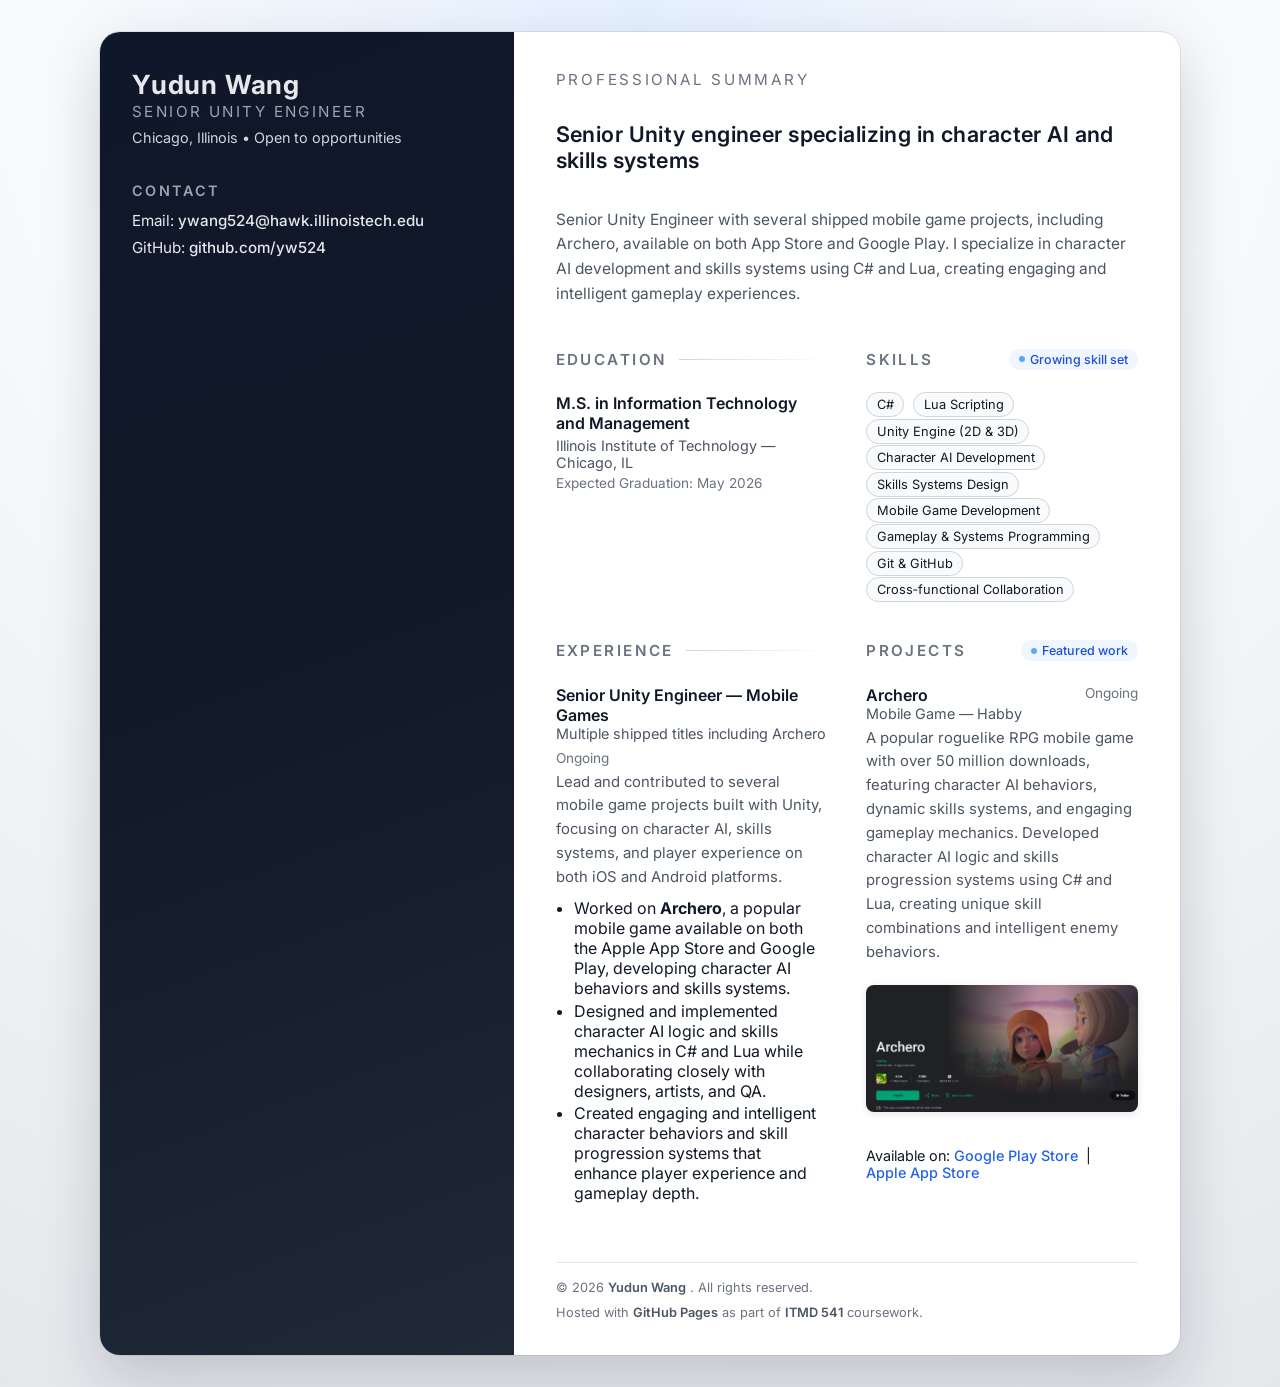
<file: Lab1/index.html>
<!DOCTYPE html>
<html lang="en-US">
  <head>
    <meta charset="UTF-8" />
    <meta name="viewport" content="width=device-width, initial-scale=1" />

    <title>Yudun Wang &mdash; Resume</title>

    <!-- Google Font -->
    <link
      rel="preconnect"
      href="https://fonts.googleapis.com"
    />
    <link
      rel="preconnect"
      href="https://fonts.gstatic.com"
      crossorigin
    />
    <link
      href="https://fonts.googleapis.com/css2?family=Inter:wght@400;500;600;700&display=swap"
      rel="stylesheet"
    />

    <!-- Site styles -->
    <link rel="stylesheet" href="style.css" />
  </head>
  <body>
    <div class="page">
      <div class="container">
        <header class="sidebar">
          <div class="brand">
            <div class="identity">
              <div class="name">Yudun Wang</div>
              <div class="title">Senior Unity Engineer</div>
              <div class="location">Chicago, Illinois &bull; Open to opportunities</div>
            </div>
          </div>

          <section class="contact-block" aria-labelledby="contact-heading">
            <h2 id="contact-heading">Contact</h2>
            <ul class="contact-list">
              <li>
                Email:
                <a href="mailto:ywang524@hawk.illinoistech.edu"
                  >ywang524@hawk.illinoistech.edu</a
                >
              </li>
              <li>
                GitHub:
                <a href="https://github.com/yw524" target="_blank" rel="noopener noreferrer"
                  >github.com/yw524</a
                >
              </li>
            </ul>
          </section>
        </header>

        <main class="main">
          <section class="top-summary" aria-labelledby="summary-heading">
            <div class="tagline">Professional Summary</div>
            <h1 id="summary-heading" class="headline">
              Senior Unity engineer specializing in character AI and skills systems
            </h1>
            <p class="summary">
              Senior Unity Engineer with several shipped mobile game projects, including Archero,
              available on both App Store and Google Play. I specialize in character AI development
              and skills systems using C# and Lua, creating engaging and intelligent gameplay
              experiences.
            </p>
          </section>

          <section class="section-grid" aria-label="Education and skills">
            <section class="section" aria-labelledby="education-heading">
              <div class="section-header">
                <h2 id="education-heading" class="section-title">Education</h2>
                <div class="section-accent" aria-hidden="true"></div>
              </div>

              <article class="edu-item">
                <div class="edu-degree">M.S. in Information Technology and Management</div>
                <div class="edu-school">Illinois Institute of Technology &mdash; Chicago, IL</div>
                <div class="edu-meta">
                  <span>Expected Graduation: May 2026</span>
                </div>
              </article>
            </section>

            <section class="section" aria-labelledby="skills-heading">
              <div class="section-header">
                <h2 id="skills-heading" class="section-title">Skills</h2>
                <span class="pill">
                  <span class="pill-dot"></span>
                  Growing skill set
                </span>
              </div>

              <ul class="skills-list">
                <li><span class="skill-chip">C#</span></li>
                <li><span class="skill-chip">Lua Scripting</span></li>
                <li><span class="skill-chip">Unity Engine (2D &amp; 3D)</span></li>
                <li><span class="skill-chip">Character AI Development</span></li>
                <li><span class="skill-chip">Skills Systems Design</span></li>
                <li><span class="skill-chip">Mobile Game Development</span></li>
                <li><span class="skill-chip">Gameplay &amp; Systems Programming</span></li>
                <li><span class="skill-chip">Git &amp; GitHub</span></li>
                <li><span class="skill-chip">Cross‑functional Collaboration</span></li>
              </ul>
            </section>
          </section>

          <section class="section-grid" aria-label="Experience and projects">
            <section class="section" aria-labelledby="experience-heading">
              <div class="section-header">
                <h2 id="experience-heading" class="section-title">Experience</h2>
                <div class="section-accent" aria-hidden="true"></div>
              </div>

              <article class="item">
                <header class="item-header">
                  <div>
                    <div class="item-title">Senior Unity Engineer &mdash; Mobile Games</div>
                    <div class="item-org">Multiple shipped titles including Archero</div>
                  </div>
                  <div class="item-meta">Ongoing</div>
                </header>
                <p class="item-body">
                  Lead and contributed to several mobile game projects built with Unity, focusing on
                  character AI, skills systems, and player experience on both iOS and Android
                  platforms.
                </p>
                <ul class="item-list">
                  <li>
                    Worked on <strong>Archero</strong>, a popular mobile game available on both the
                    Apple App Store and Google Play, developing character AI behaviors and skills
                    systems.
                  </li>
                  <li>
                    Designed and implemented character AI logic and skills mechanics in C# and Lua
                    while collaborating closely with designers, artists, and QA.
                  </li>
                  <li>
                    Created engaging and intelligent character behaviors and skill progression
                    systems that enhance player experience and gameplay depth.
                  </li>
                </ul>
              </article>
            </section>

            <section class="section" aria-labelledby="projects-heading">
              <div class="section-header">
                <h2 id="projects-heading" class="section-title">Projects</h2>
                <span class="pill">
                  <span class="pill-dot"></span>
                  Featured work
                </span>
              </div>

              <article class="item">
                <header class="item-header">
                  <div>
                    <div class="item-title">Archero</div>
                    <div class="item-org">Mobile Game &mdash; Habby</div>
                  </div>
                  <div class="item-meta">Ongoing</div>
                </header>
                <p class="item-body">
                  A popular roguelike RPG mobile game with over 50 million downloads, featuring
                  character AI behaviors, dynamic skills systems, and engaging gameplay mechanics.
                  Developed character AI logic and skills progression systems using C# and Lua,
                  creating unique skill combinations and intelligent enemy behaviors.
                </p>
                <div class="project-image">
                  <img
                    src="archero.png"
                    alt="Screenshot of Archero mobile game showing gameplay with character AI and skills systems"
                  />
                </div>
                <p class="project-link">
                  Available on:
                  <a
                    href="https://play.google.com/store/apps/details?id=com.habby.archero&hl=en"
                    target="_blank"
                    rel="noopener noreferrer"
                    >Google Play Store</a
                  >
                  &nbsp;|&nbsp;
                  <a
                    href="https://apps.apple.com/us/app/archero/id1453651052"
                    target="_blank"
                    rel="noopener noreferrer"
                    >Apple App Store</a
                  >
                </p>
              </article>
            </section>
          </section>

          <footer>
            <span>
              &copy; <span id="year">2026</span> <strong>Yudun Wang</strong>. All rights reserved.
            </span>
            <span>
              Hosted with <strong>GitHub Pages</strong> as part of
              <strong>ITMD 541</strong> coursework.
            </span>
          </footer>
        </main>
      </div>
    </div>
  </body>
</html>
</file>
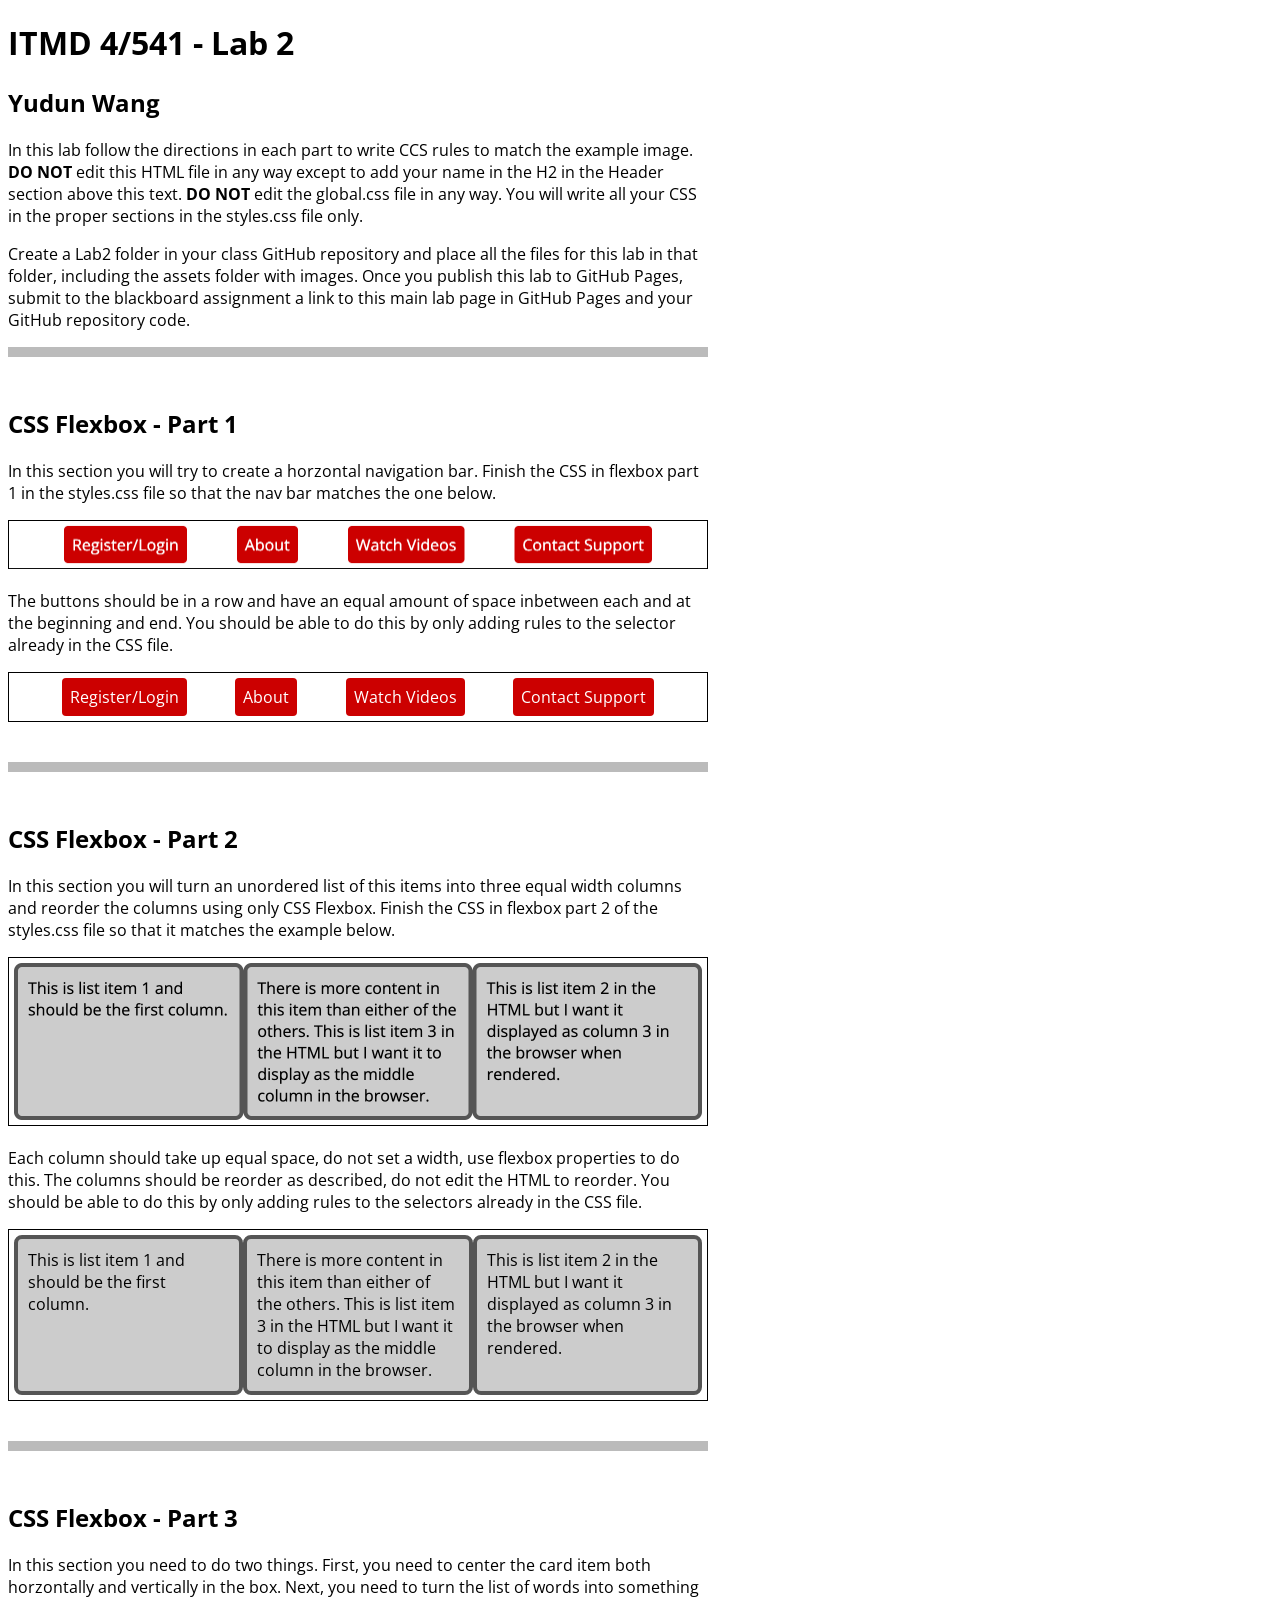
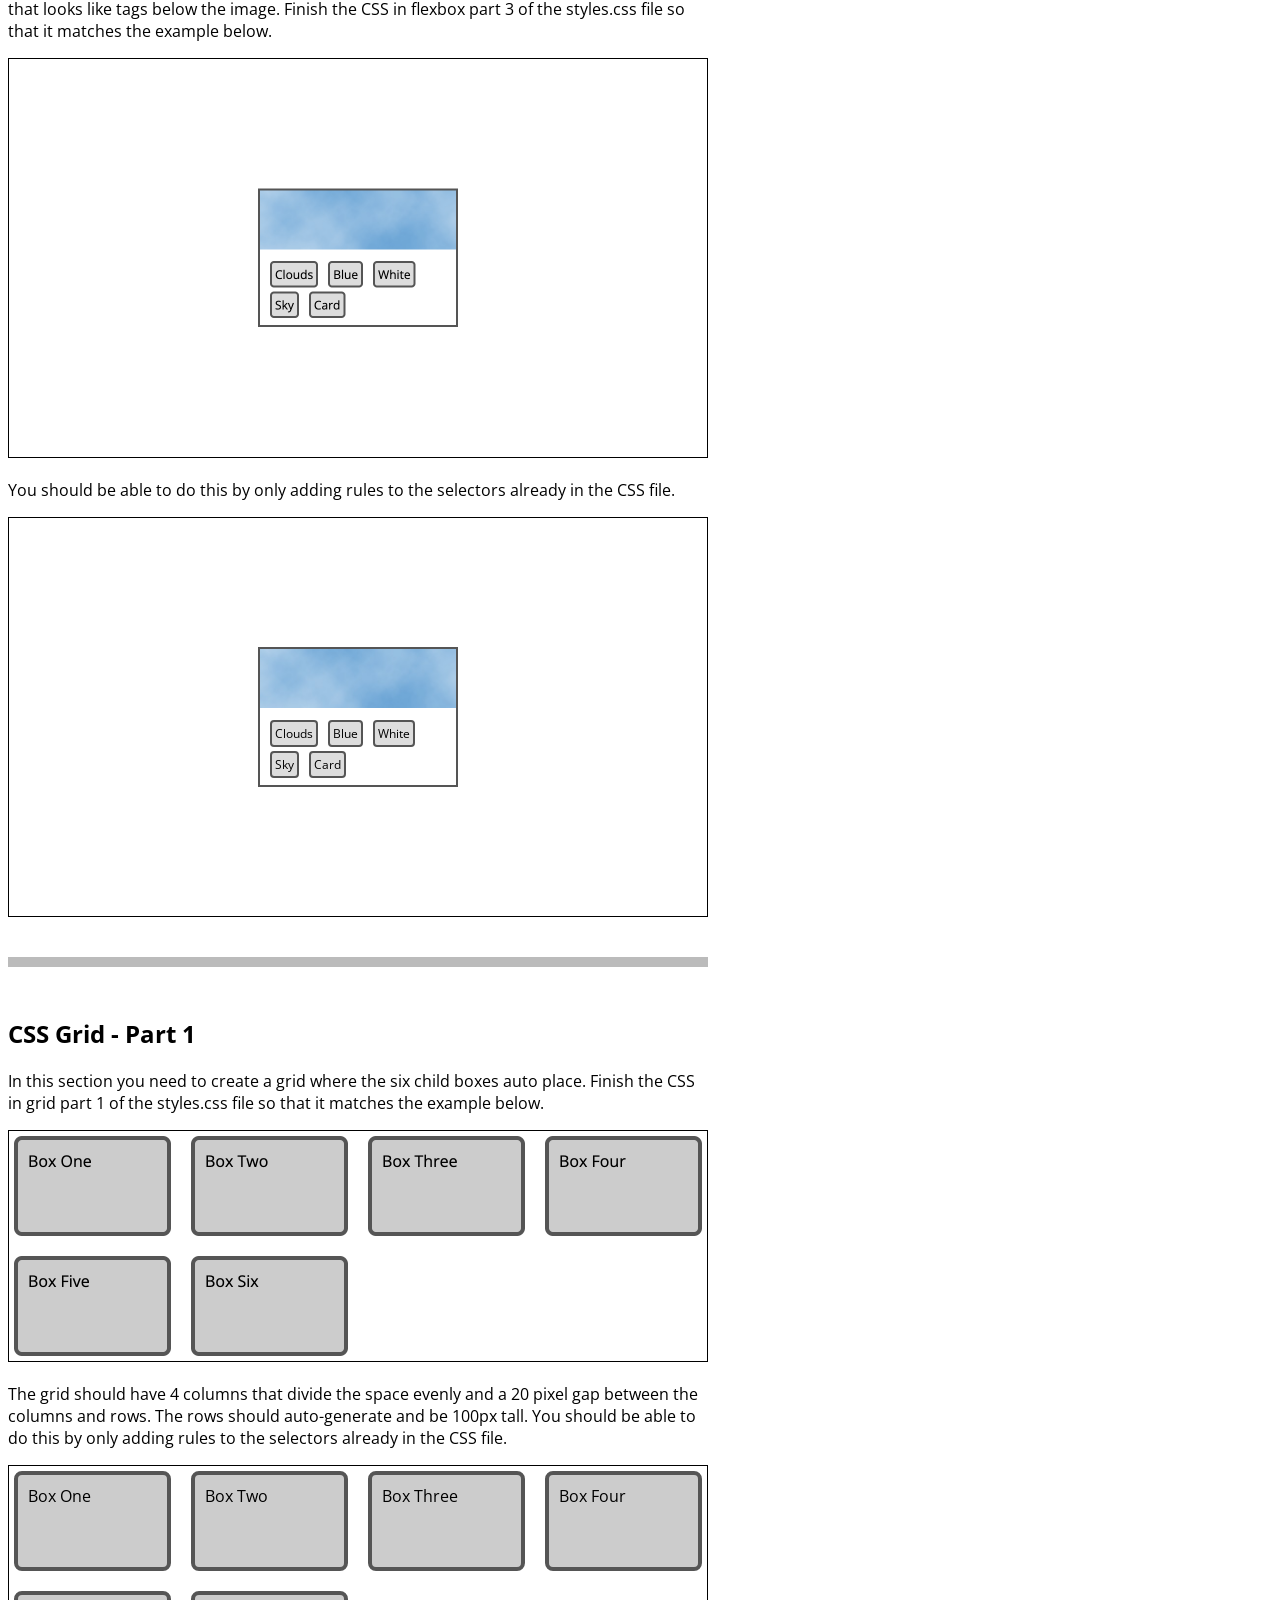
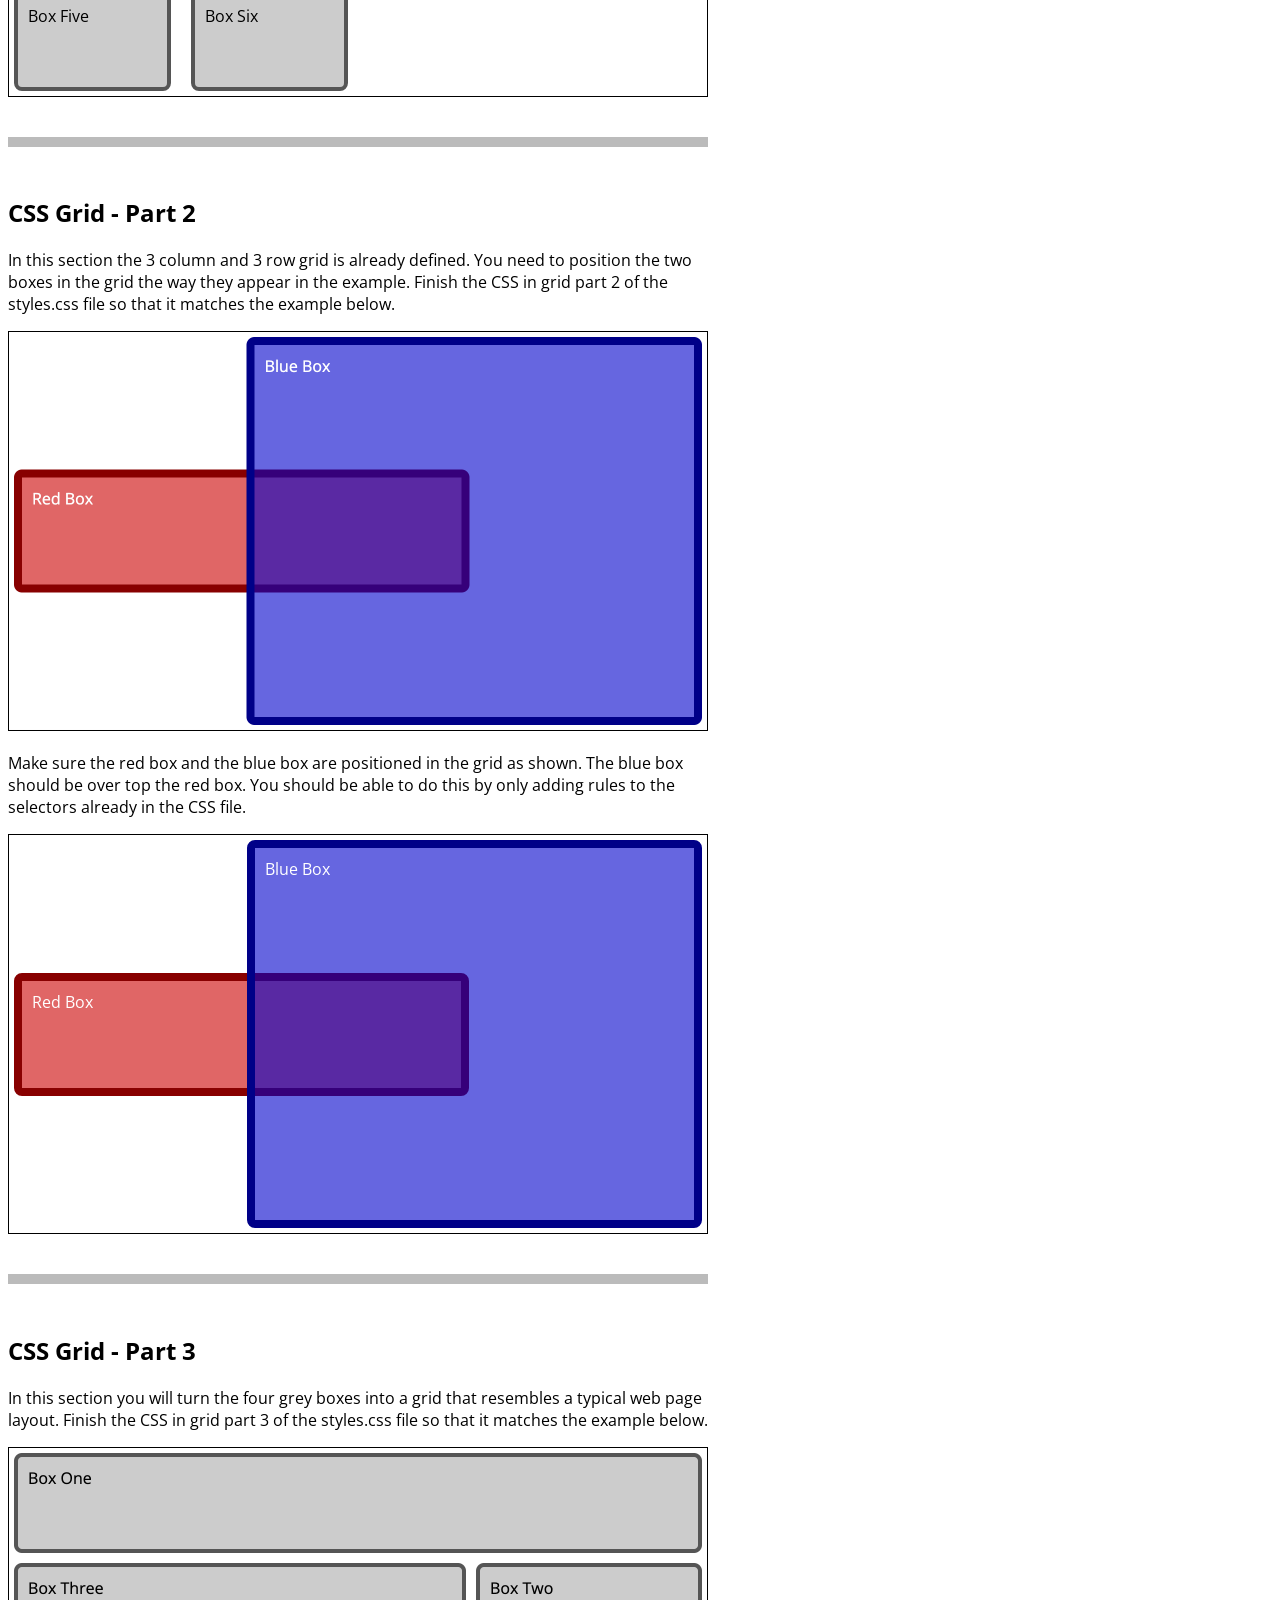
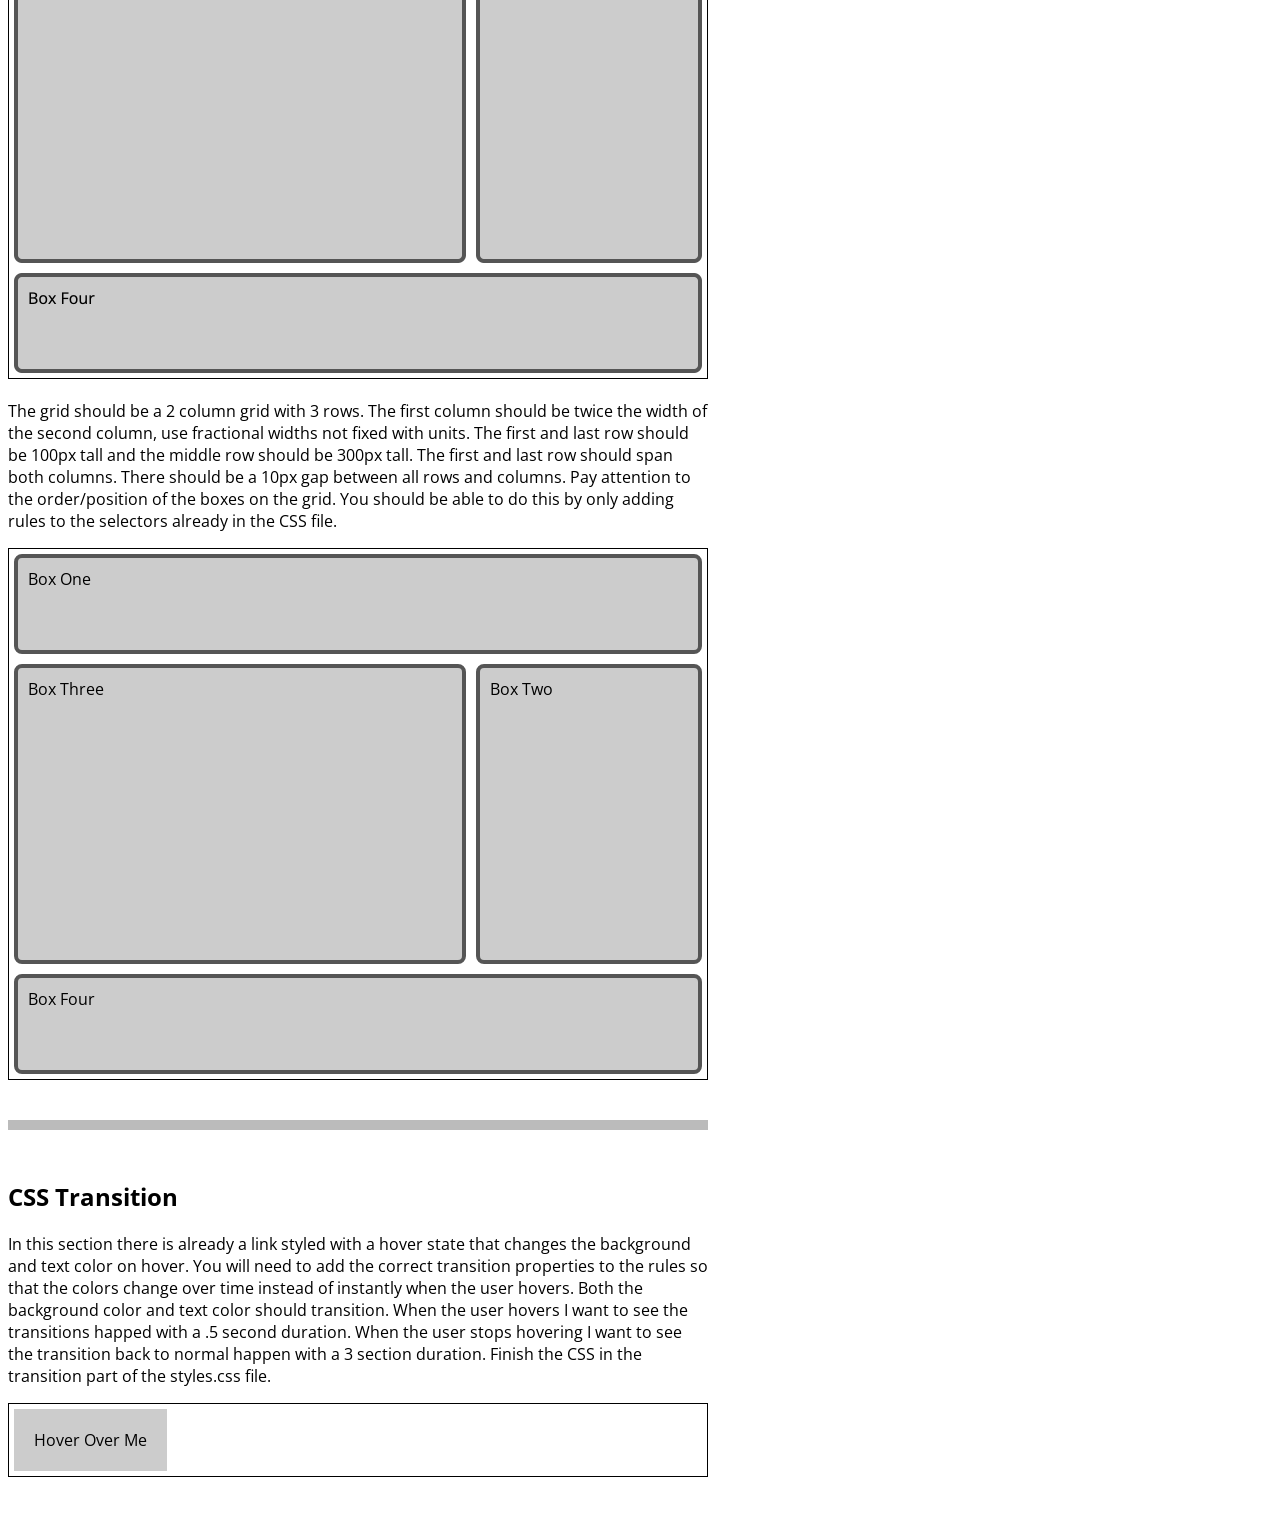
<file: Lab2/index.html>
<!DOCTYPE html>
<html lang="en">
<head>
  <meta charset="UTF-8">
  <meta http-equiv="X-UA-Compatible" content="IE=edge">
  <meta name="viewport" content="width=device-width, initial-scale=1.0">
  <title>ITMD 4/541 - Lab 2</title>
  <link rel="preconnect" href="https://fonts.googleapis.com">
  <link rel="preconnect" href="https://fonts.gstatic.com" crossorigin>
  <link href="https://fonts.googleapis.com/css2?family=Open+Sans:ital,wght@0,400;0,700;1,400&display=swap" rel="stylesheet">
  <link href="assets/global.css" rel="stylesheet">
  <link href="styles.css" rel="stylesheet">
</head>
<body>
  <header class="w700">
    <h1>ITMD 4/541 - Lab 2</h1>
    <h2>Yudun Wang</h2>
    <p>In this lab follow the directions in each part to write CCS rules to match the example image. <strong>DO NOT</strong> edit this HTML file in any way except to add your name in the H2 in the Header section above this text. <strong>DO NOT</strong> edit the global.css file in any way. You will write all your CSS in the proper sections in the styles.css file only.</p>
    <p>Create a Lab2 folder in your class GitHub repository and place all the files for this lab in that folder, including the assets folder with images. Once you publish this lab to GitHub Pages, submit to the blackboard assignment a link to this main lab page in GitHub Pages and your GitHub repository code.</p>
  </header>
  <section id="flex-section1" class="w700">
    <h2>CSS Flexbox - Part 1</h2>
    <p>In this section you will try to create a horzontal navigation bar. Finish the CSS in flexbox part 1 in the styles.css file so that the nav bar matches the one below.</p>
    <img src="assets/flex-p1.png" alt="flexbox part 1 example" width="700">
    <p>The buttons should be in a row and have an equal amount of space inbetween each and at the beginning and end. You should be able to do this by only adding rules to the selector already in the CSS file.</p>
    <div class="box">
      <nav>
        <ul>
          <li><a class="btn" href="#/register">Register/Login</a></li>
          <li><a class="btn" href="#/about">About</a></li>
          <li><a class="btn" href="#/videos">Watch Videos</a></li>
          <li><a class="btn" href="#/support">Contact Support</a></li>
        </ul>
      </nav>
    </div>
  </section>
  <section id="flex-section2" class="w700">
    <h2>CSS Flexbox - Part 2</h2>
    <p>In this section you will turn an unordered list of this items into three equal width columns and reorder the columns using only CSS Flexbox. Finish the CSS in flexbox part 2 of the styles.css file so that it matches the example below.</p>
    <img src="assets/flex-p2.png" alt="flexbox part 2 example" width="700">
    <p>Each column should take up equal space, do not set a width, use flexbox properties to do this. The columns should be reorder as described, do not edit the HTML to reorder. You should be able to do this by only adding rules to the selectors already in the CSS file.</p>
    <div class="box">
      <nav>
        <ul>
          <li class="greybox item1">This is list item 1 and should be the first column.</li>
          <li class="greybox item2">This is list item 2 in the HTML but I want it displayed as column 3 in the browser when rendered.</li>
          <li class="greybox item3">There is more content in this item than either of the others. This is list item 3 in the HTML but I want it to display as the middle column in the browser.</li>
        </ul>
      </nav>
    </div>
  </section>
  <section id="flex-section3" class="w700">
    <h2>CSS Flexbox - Part 3</h2>
    <p>In this section you need to do two things. First, you need to center the card item both horzontally and vertically in the box. Next, you need to turn the list of words into something that looks like tags below the image. Finish the CSS in flexbox part 3 of the styles.css file so that it matches the example below.</p>
    <img src="assets/flex-p3.png" alt="flexbox part 3 example" width="700">
    <p>You should be able to do this by only adding rules to the selectors already in the CSS file.</p>
    <div class="box h400">
      <div class="card">
        <img src="assets/clouds.jpg" alt="clouds" width="200">
        <div class="tags">
          <ul>
            <li>Clouds</li>
            <li>Blue</li>
            <li>White</li>
            <li>Sky</li>
            <li>Card</li>
          </ul>
        </div>
      </div>
    </div>
  </section>
  <section id="grid-section1" class="w700">
    <h2>CSS Grid - Part 1</h2>
    <p>In this section you need to create a grid where the six child boxes auto place. Finish the CSS in grid part 1 of the styles.css file so that it matches the example below.</p>
    <img src="assets/grid-p1.png" alt="grid part 1 example" width="700">
    <p>The grid should have 4 columns that divide the space evenly and a 20 pixel gap between the columns and rows. The rows should auto-generate and be 100px tall. You should be able to do this by only adding rules to the selectors already in the CSS file.</p>
    <div class="box">
      <div class="grid">
        <div class="greybox">Box One</div>
        <div class="greybox">Box Two</div>
        <div class="greybox">Box Three</div>
        <div class="greybox">Box Four</div>
        <div class="greybox">Box Five</div>
        <div class="greybox">Box Six</div>
      </div>
    </div>
    </div>
  </section>
  <section id="grid-section2" class="w700">
    <h2>CSS Grid - Part 2</h2>
    <p>In this section the 3 column and 3 row grid is already defined. You need to position the two boxes in the grid the way they appear in the example. Finish the CSS in grid part 2 of the styles.css file so that it matches the example below.</p>
    <img src="assets/grid-p2.png" alt="grid part 2 example" width="700">
    <p>Make sure the red box and the blue box are positioned in the grid as shown. The blue box should be over top the red box. You should be able to do this by only adding rules to the selectors already in the CSS file.</p>
    <div class="box h400">
      <div class="grid">
        <div class="gridboxblue">Blue Box</div>
        <div class="gridboxred">Red Box</div>
      </div>
    </div>
    </div>
  </section>
  <section id="grid-section3" class="w700">
    <h2>CSS Grid - Part 3</h2>
    <p>In this section you will turn the four grey boxes into a grid that resembles a typical web page layout. Finish the CSS in grid part 3 of the styles.css file so that it matches the example below.</p>
    <img src="assets/grid-p3.png" alt="grid part 3 example" width="700">
    <p>The grid should be a 2 column grid with 3 rows. The first column should be twice the width of the second column, use fractional widths not fixed with units. The first and last row should be 100px tall and the middle row should be 300px tall. The first and last row should span both columns. There should be a 10px gap between all rows and columns. Pay attention to the order/position of the boxes on the grid. You should be able to do this by only adding rules to the selectors already in the CSS file.</p>
    <div class="box">
      <div class="grid">
        <div class="greybox box1">Box One</div>
        <div class="greybox box2">Box Two</div>
        <div class="greybox box3">Box Three</div>
        <div class="greybox box4">Box Four</div>
      </div>
    </div>
    </div>
  </section>
  <section id="transition-section" class="w700">
    <h2>CSS Transition</h2>
    <p>In this section there is already a link styled with a hover state that changes the background and text color on hover. You will need to add the correct transition properties to the rules so that the colors change over time instead of instantly when the user hovers. Both the background color and text color should transition. When the user hovers I want to see the transitions happed with a .5 second duration. When the user stops hovering I want to see the transition back to normal happen with a 3 section duration. Finish the CSS in the transition part of the styles.css file.</p>
    <div class="box">
      <a href="#">Hover Over Me</a>
    </div>
    </div>
  </section>
</body>
</html>
</file>
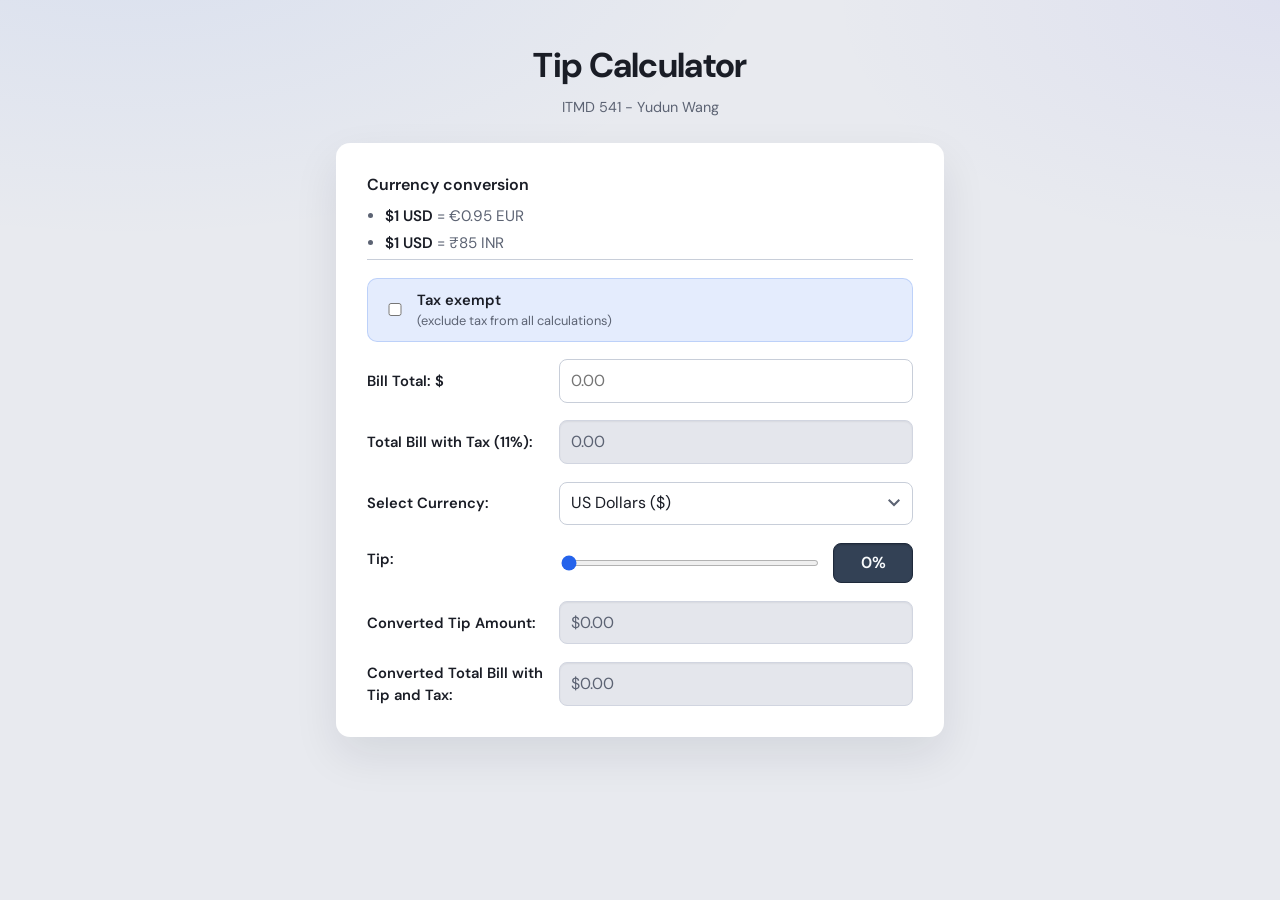
<file: Lab5/index.html>
<!DOCTYPE html>
<html lang="en">
<head>
  <meta charset="UTF-8">
  <meta name="viewport" content="width=device-width, initial-scale=1.0">
  <title>ITMD 541 - Lab 5 - International Tip Calculator</title>
  <link rel="preconnect" href="https://fonts.googleapis.com">
  <link rel="preconnect" href="https://fonts.gstatic.com" crossorigin>
  <link href="https://fonts.googleapis.com/css2?family=DM+Sans:ital,opsz,wght@0,9..40,400;0,9..40,600;0,9..40,700;1,9..40,400&display=swap" rel="stylesheet">
  <link rel="stylesheet" href="styles.css">
</head>
<body>
  <main class="page">
    <header class="page__header">
      <h1 class="page__title">Tip Calculator</h1>
      <p class="page__meta">ITMD 541 - Yudun Wang</p>
    </header>

    <!-- Main calculator form; JavaScript handles all calculations. -->
    <form class="calc-form" id="tip-form" novalidate>
      <!-- Required fixed conversion references from the assignment. -->
      <section class="calc-form__section calc-form__section--rates" aria-labelledby="rates-heading">
        <h2 id="rates-heading" class="calc-form__subheading">Currency conversion</h2>
        <ul class="rate-list">
          <li><span class="rate-list__usd">$1 USD</span> = &euro;0.95 EUR</li>
          <li><span class="rate-list__usd">$1 USD</span> = &#8377;85 INR</li>
        </ul>
      </section>

      <!-- Tax-exempt mode removes tax from all computed totals. -->
      <div class="field field--checkbox">
        <input type="checkbox" id="tax-exempt" name="taxExempt" class="field__control">
        <label for="tax-exempt" class="field__label">Tax exempt <span class="field__hint">(exclude tax from all calculations)</span></label>
      </div>

      <div class="field">
        <label for="bill-total" class="field__label">Bill Total: $</label>
        <input type="text" id="bill-total" name="billTotal" class="field__control field__control--text" inputmode="decimal" autocomplete="off" placeholder="0.00" aria-describedby="bill-error">
      </div>
      <p class="field-error" id="bill-error" role="alert" hidden></p>

      <div class="field">
        <label for="total-with-tax" class="field__label">Total Bill with Tax (11%):</label>
        <input type="text" id="total-with-tax" name="totalWithTax" class="field__control field__control--text field__control--disabled" disabled readonly value="0.00">
      </div>

      <div class="field">
        <label for="currency" class="field__label">Select Currency:</label>
        <select id="currency" name="currency" class="field__control field__control--select">
          <option value="USD" selected>US Dollars ($)</option>
          <option value="EUR">Euros (&euro;)</option>
          <option value="INR">Indian Rupee (&#8377;)</option>
        </select>
      </div>

      <!-- Tip percent is selected via range and mirrored in a disabled text field. -->
      <div class="field field--tip">
        <label for="tip-slider" class="field__label">Tip:</label>
        <div class="tip-row">
          <input type="range" id="tip-slider" name="tipPercent" class="field__control field__control--range" min="0" max="100" value="0" step="1">
          <input type="text" id="tip-percent-display" name="tipPercentDisplay" class="field__control field__control--disabled tip-readout" disabled readonly value="0" aria-live="polite" title="Tip percentage">
        </div>
      </div>

      <!-- Computed outputs are read-only and filled by JavaScript. -->
      <div class="field">
        <label for="converted-tip" class="field__label">Converted Tip Amount:</label>
        <input type="text" id="converted-tip" name="convertedTip" class="field__control field__control--text field__control--disabled" disabled readonly value="0.00">
      </div>

      <div class="field">
        <label for="converted-total" class="field__label">Converted Total Bill with Tip and Tax:</label>
        <input type="text" id="converted-total" name="convertedTotal" class="field__control field__control--text field__control--disabled" disabled readonly value="0.00">
      </div>
    </form>
  </main>
  <script src="tip-calculator.js"></script>
</body>
</html>
</file>
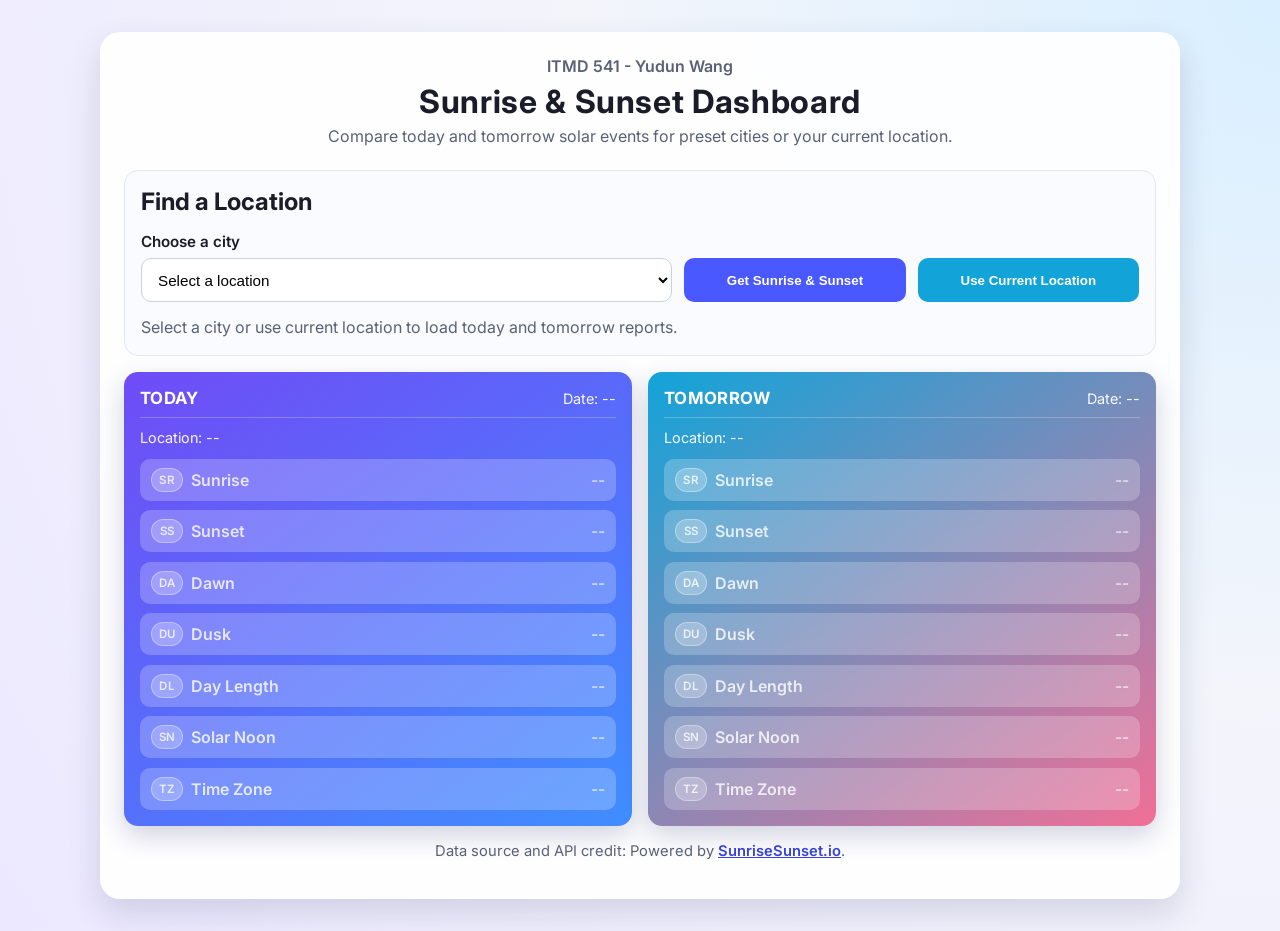
<file: Lab6/index.html>
<!DOCTYPE html>
<html lang="en">
<head>
  <meta charset="UTF-8">
  <meta name="viewport" content="width=device-width, initial-scale=1.0">
  <title>ITMD 541 - Sunrise Sunset Dashboard</title>
  <link rel="preconnect" href="https://fonts.googleapis.com">
  <link rel="preconnect" href="https://fonts.gstatic.com" crossorigin>
  <link href="https://fonts.googleapis.com/css2?family=Inter:wght@400;500;600;700&display=swap" rel="stylesheet">
  <link rel="stylesheet" href="styles.css">
</head>
<body>
  <main class="dashboard">
    <!-- Page identity and short description for the dashboard experience. -->
    <header class="hero">
      <p class="hero__course">ITMD 541 - Yudun Wang</p>
      <h1>Sunrise &amp; Sunset Dashboard</h1>
      <p class="hero__subtitle">Compare today and tomorrow solar events for preset cities or your current location.</p>
    </header>

    <!-- Input controls: either choose a preset city or use Geolocation API. -->
    <section class="controls" aria-labelledby="controls-title">
      <h2 id="controls-title">Find a Location</h2>

      <div class="control-grid">
        <label class="field">
          <span>Choose a city</span>
          <select id="location-select" name="location">
            <option value="" selected disabled>Select a location</option>
          </select>
        </label>

        <button id="search-btn" type="button" class="btn btn--primary">Get Sunrise &amp; Sunset</button>
        <button id="geo-btn" type="button" class="btn btn--secondary">Use Current Location</button>
      </div>

      <!-- Live status text is updated by JavaScript for loading/success/error states. -->
      <p id="status-message" class="status-message" role="status" aria-live="polite">
        Select a city or use current location to load today and tomorrow reports.
      </p>
    </section>

    <!-- Reserved result cards stay visible before and after data loads. -->
    <section class="results" aria-live="polite">
      <article class="report-card report-card--today">
        <div class="report-card__header">
          <h3>Today</h3>
          <p id="today-date">Date: --</p>
        </div>
        <p id="today-location" class="location-label">Location: --</p>
        <dl id="today-metrics" class="metrics"></dl>
      </article>

      <article class="report-card report-card--tomorrow">
        <div class="report-card__header">
          <h3>Tomorrow</h3>
          <p id="tomorrow-date">Date: --</p>
        </div>
        <p id="tomorrow-location" class="location-label">Location: --</p>
        <dl id="tomorrow-metrics" class="metrics"></dl>
      </article>
    </section>

    <!-- Required attribution from the SunriseSunset API documentation. -->
    <footer class="footer-note">
      <p>Data source and API credit: Powered by <a href="https://sunrisesunset.io/" target="_blank" rel="noopener noreferrer">SunriseSunset.io</a>.</p>
    </footer>
  </main>

  <!-- External JS keeps behavior separate from document structure. -->
  <script src="app.js"></script>
</body>
</html>
</file>
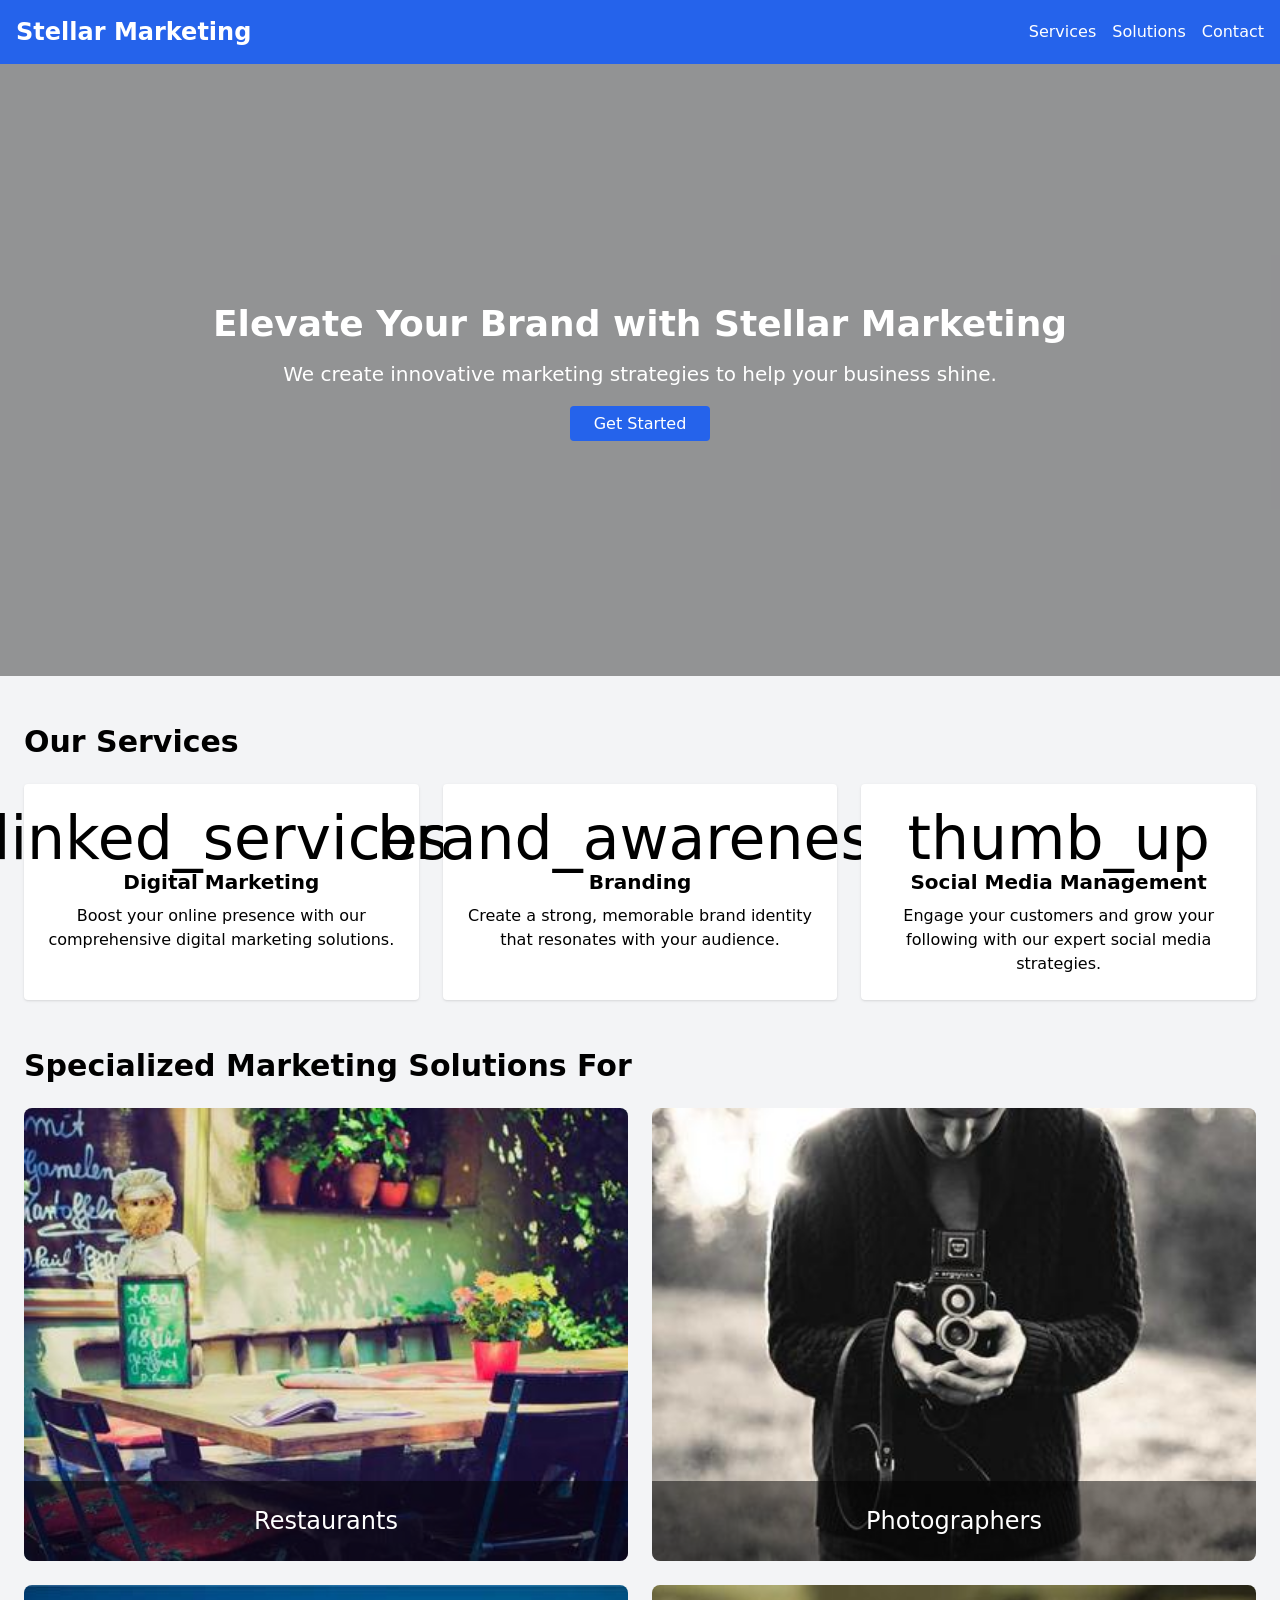
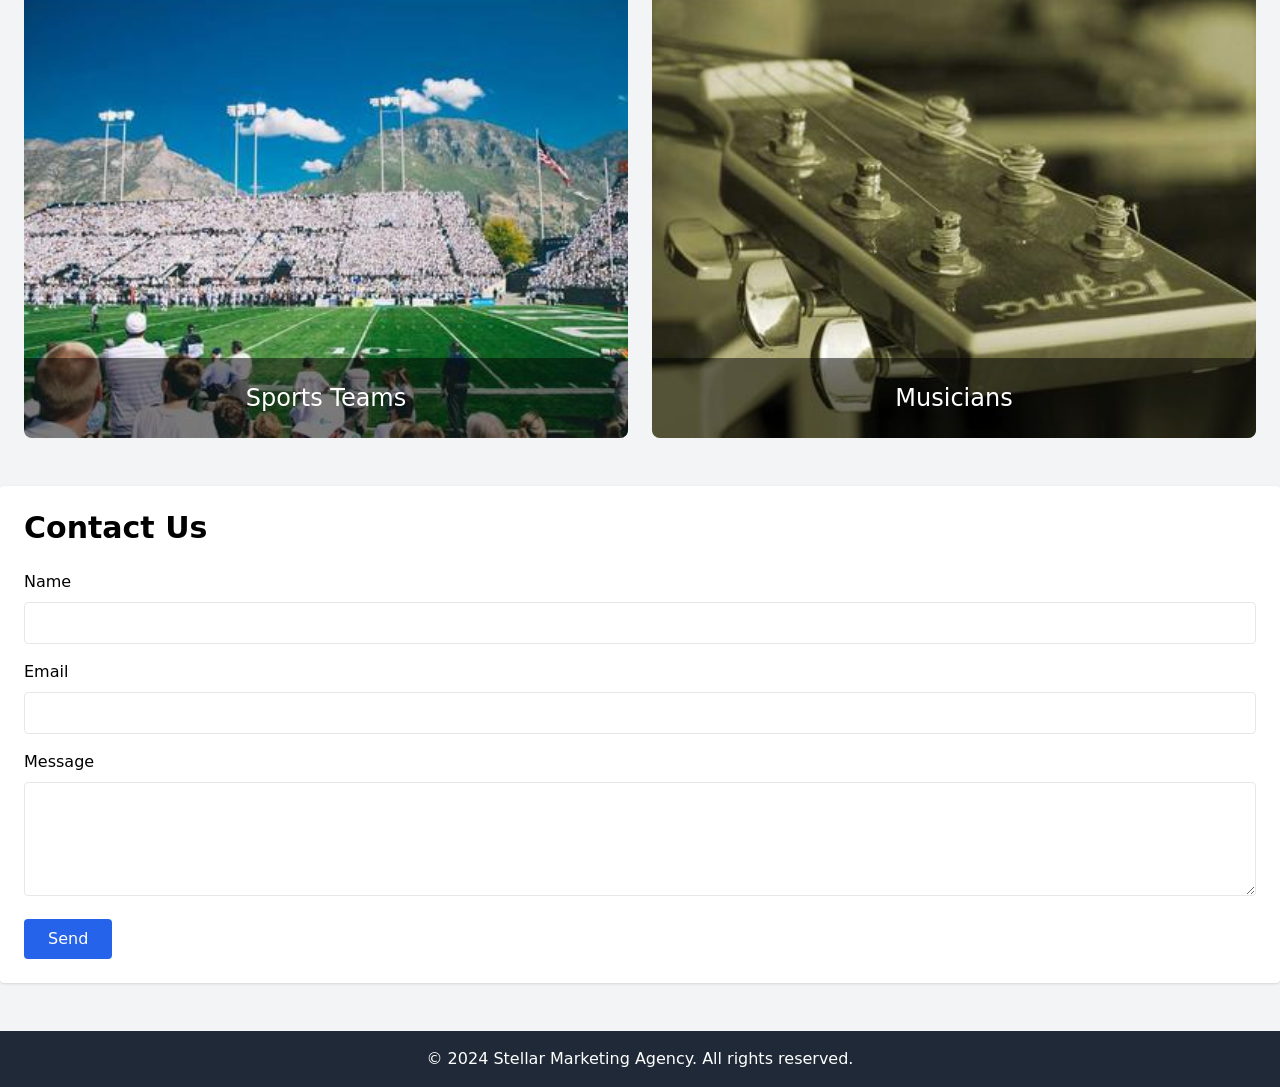
<file: Lab4/StellarMarketingAgency/Stellar Marketing Agency.html>
<!DOCTYPE html>
<!-- saved from url=(0053)https://illinoistech-itm.github.io/ITMD4541-F24/lab4/ -->
<html lang="en"><head><meta http-equiv="Content-Type" content="text/html; charset=UTF-8">
    
    <meta name="viewport" content="width=device-width, initial-scale=1.0">
    <title>Stellar Marketing Agency</title>
    <script src="./Stellar Marketing Agency_files/saved_resource"></script>
    <link rel="stylesheet" href="./Stellar Marketing Agency_files/css2">
    <link rel="stylesheet" href="./Stellar Marketing Agency_files/styles.min.css">
    <script defer="" src="./Stellar Marketing Agency_files/bundle.js.download"></script>
<style>*, ::before, ::after{--tw-border-spacing-x:0;--tw-border-spacing-y:0;--tw-translate-x:0;--tw-translate-y:0;--tw-rotate:0;--tw-skew-x:0;--tw-skew-y:0;--tw-scale-x:1;--tw-scale-y:1;--tw-pan-x: ;--tw-pan-y: ;--tw-pinch-zoom: ;--tw-scroll-snap-strictness:proximity;--tw-gradient-from-position: ;--tw-gradient-via-position: ;--tw-gradient-to-position: ;--tw-ordinal: ;--tw-slashed-zero: ;--tw-numeric-figure: ;--tw-numeric-spacing: ;--tw-numeric-fraction: ;--tw-ring-inset: ;--tw-ring-offset-width:0px;--tw-ring-offset-color:#fff;--tw-ring-color:rgb(59 130 246 / 0.5);--tw-ring-offset-shadow:0 0 #0000;--tw-ring-shadow:0 0 #0000;--tw-shadow:0 0 #0000;--tw-shadow-colored:0 0 #0000;--tw-blur: ;--tw-brightness: ;--tw-contrast: ;--tw-grayscale: ;--tw-hue-rotate: ;--tw-invert: ;--tw-saturate: ;--tw-sepia: ;--tw-drop-shadow: ;--tw-backdrop-blur: ;--tw-backdrop-brightness: ;--tw-backdrop-contrast: ;--tw-backdrop-grayscale: ;--tw-backdrop-hue-rotate: ;--tw-backdrop-invert: ;--tw-backdrop-opacity: ;--tw-backdrop-saturate: ;--tw-backdrop-sepia: ;--tw-contain-size: ;--tw-contain-layout: ;--tw-contain-paint: ;--tw-contain-style: }::backdrop{--tw-border-spacing-x:0;--tw-border-spacing-y:0;--tw-translate-x:0;--tw-translate-y:0;--tw-rotate:0;--tw-skew-x:0;--tw-skew-y:0;--tw-scale-x:1;--tw-scale-y:1;--tw-pan-x: ;--tw-pan-y: ;--tw-pinch-zoom: ;--tw-scroll-snap-strictness:proximity;--tw-gradient-from-position: ;--tw-gradient-via-position: ;--tw-gradient-to-position: ;--tw-ordinal: ;--tw-slashed-zero: ;--tw-numeric-figure: ;--tw-numeric-spacing: ;--tw-numeric-fraction: ;--tw-ring-inset: ;--tw-ring-offset-width:0px;--tw-ring-offset-color:#fff;--tw-ring-color:rgb(59 130 246 / 0.5);--tw-ring-offset-shadow:0 0 #0000;--tw-ring-shadow:0 0 #0000;--tw-shadow:0 0 #0000;--tw-shadow-colored:0 0 #0000;--tw-blur: ;--tw-brightness: ;--tw-contrast: ;--tw-grayscale: ;--tw-hue-rotate: ;--tw-invert: ;--tw-saturate: ;--tw-sepia: ;--tw-drop-shadow: ;--tw-backdrop-blur: ;--tw-backdrop-brightness: ;--tw-backdrop-contrast: ;--tw-backdrop-grayscale: ;--tw-backdrop-hue-rotate: ;--tw-backdrop-invert: ;--tw-backdrop-opacity: ;--tw-backdrop-saturate: ;--tw-backdrop-sepia: ;--tw-contain-size: ;--tw-contain-layout: ;--tw-contain-paint: ;--tw-contain-style: }/* ! tailwindcss v3.4.17 | MIT License | https://tailwindcss.com */*,::after,::before{box-sizing:border-box;border-width:0;border-style:solid;border-color:#e5e7eb}::after,::before{--tw-content:''}:host,html{line-height:1.5;-webkit-text-size-adjust:100%;-moz-tab-size:4;tab-size:4;font-family:ui-sans-serif, system-ui, sans-serif, "Apple Color Emoji", "Segoe UI Emoji", "Segoe UI Symbol", "Noto Color Emoji";font-feature-settings:normal;font-variation-settings:normal;-webkit-tap-highlight-color:transparent}body{margin:0;line-height:inherit}hr{height:0;color:inherit;border-top-width:1px}abbr:where([title]){-webkit-text-decoration:underline dotted;text-decoration:underline dotted}h1,h2,h3,h4,h5,h6{font-size:inherit;font-weight:inherit}a{color:inherit;text-decoration:inherit}b,strong{font-weight:bolder}code,kbd,pre,samp{font-family:ui-monospace, SFMono-Regular, Menlo, Monaco, Consolas, "Liberation Mono", "Courier New", monospace;font-feature-settings:normal;font-variation-settings:normal;font-size:1em}small{font-size:80%}sub,sup{font-size:75%;line-height:0;position:relative;vertical-align:baseline}sub{bottom:-.25em}sup{top:-.5em}table{text-indent:0;border-color:inherit;border-collapse:collapse}button,input,optgroup,select,textarea{font-family:inherit;font-feature-settings:inherit;font-variation-settings:inherit;font-size:100%;font-weight:inherit;line-height:inherit;letter-spacing:inherit;color:inherit;margin:0;padding:0}button,select{text-transform:none}button,input:where([type=button]),input:where([type=reset]),input:where([type=submit]){-webkit-appearance:button;background-color:transparent;background-image:none}:-moz-focusring{outline:auto}:-moz-ui-invalid{box-shadow:none}progress{vertical-align:baseline}::-webkit-inner-spin-button,::-webkit-outer-spin-button{height:auto}[type=search]{-webkit-appearance:textfield;outline-offset:-2px}::-webkit-search-decoration{-webkit-appearance:none}::-webkit-file-upload-button{-webkit-appearance:button;font:inherit}summary{display:list-item}blockquote,dd,dl,figure,h1,h2,h3,h4,h5,h6,hr,p,pre{margin:0}fieldset{margin:0;padding:0}legend{padding:0}menu,ol,ul{list-style:none;margin:0;padding:0}dialog{padding:0}textarea{resize:vertical}input::placeholder,textarea::placeholder{opacity:1;color:#9ca3af}[role=button],button{cursor:pointer}:disabled{cursor:default}audio,canvas,embed,iframe,img,object,svg,video{display:block;vertical-align:middle}img,video{max-width:100%;height:auto}[hidden]:where(:not([hidden=until-found])){display:none}.container{width:100%}@media (min-width: 640px){.container{max-width:640px}}@media (min-width: 768px){.container{max-width:768px}}@media (min-width: 1024px){.container{max-width:1024px}}@media (min-width: 1280px){.container{max-width:1280px}}@media (min-width: 1536px){.container{max-width:1536px}}.absolute{position:absolute}.relative{position:relative}.bottom-0{bottom:0px}.left-0{left:0px}.z-20{z-index:20}.mx-auto{margin-left:auto;margin-right:auto}.mb-12{margin-bottom:3rem}.mb-2{margin-bottom:0.5rem}.mb-4{margin-bottom:1rem}.mb-6{margin-bottom:1.5rem}.mt-12{margin-top:3rem}.block{display:block}.flex{display:flex}.grid{display:grid}.h-auto{height:auto}.w-full{width:100%}.grid-cols-1{grid-template-columns:repeat(1, minmax(0, 1fr))}.flex-col{flex-direction:column}.items-center{align-items:center}.justify-between{justify-content:space-between}.gap-6{gap:1.5rem}.space-x-4 > :not([hidden]) ~ :not([hidden]){--tw-space-x-reverse:0;margin-right:calc(1rem * var(--tw-space-x-reverse));margin-left:calc(1rem * calc(1 - var(--tw-space-x-reverse)))}.overflow-hidden{overflow:hidden}.rounded{border-radius:0.25rem}.rounded-lg{border-radius:0.5rem}.border{border-width:1px}.bg-black{--tw-bg-opacity:1;background-color:rgb(0 0 0 / var(--tw-bg-opacity, 1))}.bg-blue-600{--tw-bg-opacity:1;background-color:rgb(37 99 235 / var(--tw-bg-opacity, 1))}.bg-gray-100{--tw-bg-opacity:1;background-color:rgb(243 244 246 / var(--tw-bg-opacity, 1))}.bg-gray-800{--tw-bg-opacity:1;background-color:rgb(31 41 55 / var(--tw-bg-opacity, 1))}.bg-white{--tw-bg-opacity:1;background-color:rgb(255 255 255 / var(--tw-bg-opacity, 1))}.bg-opacity-50{--tw-bg-opacity:0.5}.bg-cover{background-size:cover}.p-2{padding:0.5rem}.p-4{padding:1rem}.p-6{padding:1.5rem}.px-6{padding-left:1.5rem;padding-right:1.5rem}.py-2{padding-top:0.5rem;padding-bottom:0.5rem}.py-6{padding-top:1.5rem;padding-bottom:1.5rem}.py-60{padding-top:15rem;padding-bottom:15rem}.text-center{text-align:center}.font-sans{font-family:ui-sans-serif, system-ui, sans-serif, "Apple Color Emoji", "Segoe UI Emoji", "Segoe UI Symbol", "Noto Color Emoji"}.text-2xl{font-size:1.5rem;line-height:2rem}.text-3xl{font-size:1.875rem;line-height:2.25rem}.text-4xl{font-size:2.25rem;line-height:2.5rem}.text-6xl{font-size:3.75rem;line-height:1}.text-xl{font-size:1.25rem;line-height:1.75rem}.font-bold{font-weight:700}.font-semibold{font-weight:600}.text-white{--tw-text-opacity:1;color:rgb(255 255 255 / var(--tw-text-opacity, 1))}.shadow{--tw-shadow:0 1px 3px 0 rgb(0 0 0 / 0.1), 0 1px 2px -1px rgb(0 0 0 / 0.1);--tw-shadow-colored:0 1px 3px 0 var(--tw-shadow-color), 0 1px 2px -1px var(--tw-shadow-color);box-shadow:var(--tw-ring-offset-shadow, 0 0 #0000), var(--tw-ring-shadow, 0 0 #0000), var(--tw-shadow)}.hover\:bg-blue-700:hover{--tw-bg-opacity:1;background-color:rgb(29 78 216 / var(--tw-bg-opacity, 1))}.hover\:text-blue-200:hover{--tw-text-opacity:1;color:rgb(191 219 254 / var(--tw-text-opacity, 1))}@media (min-width: 768px){.md\:w-auto{width:auto}.md\:grid-cols-2{grid-template-columns:repeat(2, minmax(0, 1fr))}.md\:grid-cols-3{grid-template-columns:repeat(3, minmax(0, 1fr))}}</style></head>
<body class="bg-gray-100 font-sans">
    <header class="bg-blue-600 text-white p-4">
        <div class="container mx-auto flex justify-between items-center">
            <div class="text-2xl font-bold">Stellar Marketing</div>
            <nav>
                <ul class="flex space-x-4">
                    <li><a href="https://illinoistech-itm.github.io/ITMD4541-F24/lab4/#services" class="hover:text-blue-200">Services</a></li>
                    <li><a href="https://illinoistech-itm.github.io/ITMD4541-F24/lab4/#solutions" class="hover:text-blue-200">Solutions</a></li>
                    <li><a href="https://illinoistech-itm.github.io/ITMD4541-F24/lab4/#contact" class="hover:text-blue-200">Contact</a></li>
                </ul>
            </nav>
        </div>
    </header>

    <main class="">
        <section id="hero" class="text-center mb-12 py-60 relative bg-cover">
            <h1 class="text-4xl font-bold mb-4 text-white relative z-20">Elevate Your Brand with Stellar Marketing</h1>
            <p class="text-xl mb-6 text-white relative z-20">We create innovative marketing strategies to help your business shine.</p>
            <a href="https://illinoistech-itm.github.io/ITMD4541-F24/lab4/contact.html" class="relative bg-blue-600 text-white px-6 py-2 rounded hover:bg-blue-700 z-20">Get Started</a>
        </section>

        <section id="services" class="mb-12 px-6">
            <div class="container mx-auto">
            <h2 class="text-3xl font-bold mb-6">Our Services</h2>
            <div class="grid grid-cols-1 md:grid-cols-3 gap-6">
                <div class="bg-white p-6 rounded shadow items-center flex flex-col">
                    <span data-icon="digital" class="material-symbols-outlined text-6xl">
linked_services
</span>
                    <h3 class="text-xl font-semibold mb-2">Digital Marketing</h3>
                    <p class="text-center">Boost your online presence with our comprehensive digital marketing solutions.</p>
                </div>
                <div class="bg-white p-6 rounded shadow items-center flex flex-col">
                    <span data-icon="brand" class="material-symbols-outlined text-6xl">
brand_awareness
</span>
                    <h3 class="text-xl font-semibold mb-2">Branding</h3>
                    <p class="text-center">Create a strong, memorable brand identity that resonates with your audience.</p>
                </div>
                <div class="bg-white p-6 rounded shadow items-center flex flex-col">
                    <span data-icon="social" class="material-symbols-outlined text-6xl">thumb_up</span>
                    <h3 class="text-xl font-semibold mb-2">Social Media Management</h3>
                    <p class="text-center">Engage your customers and grow your following with our expert social media strategies.</p>
                </div>
            </div>
        </div>
        </section>

        <section id="solutions" class="mb-12 px-6">
            <div class="container mx-auto">
            <h2 class="text-3xl font-bold mb-6">Specialized Marketing Solutions For</h2>
            <div data-section="product_cards" class="grid grid-cols-1 md:grid-cols-2 gap-6">
                <div class="relative product_card rounded-lg overflow-hidden">
                    <img src="./Stellar Marketing Agency_files/163-400x300.jpg" alt="Restaurants" class="w-full h-auto">
                    <h3 class="absolute bottom-0 left-0 bg-black bg-opacity-50 text-white p-2 py-6 w-full text-center text-2xl">Restaurants</h3>
                </div>
                <div class="relative product_card rounded-lg overflow-hidden">
                    <img src="./Stellar Marketing Agency_files/91-400x300.jpg" alt="Photographers" class="w-full h-auto">
                    <h3 class="absolute bottom-0 left-0 bg-black bg-opacity-50 text-white p-2 py-6 w-full text-center text-2xl">Photographers</h3>
                </div>
                <div class="relative product_card rounded-lg overflow-hidden">
                    <img src="./Stellar Marketing Agency_files/585-400x300.jpg" alt="Sports Teams" class="w-full h-auto">
                    <h3 class="absolute bottom-0 left-0 bg-black bg-opacity-50 text-white p-2 py-6 w-full text-center text-2xl">Sports Teams</h3>
                </div>
                <div class="relative product_card rounded-lg overflow-hidden">
                    <img src="./Stellar Marketing Agency_files/145-400x300.jpg" alt="Musicians" class="w-full h-auto">
                    <h3 class="absolute bottom-0 left-0 bg-black bg-opacity-50 text-white p-2 py-6 w-full text-center text-2xl">Musicians</h3>
                </div>
            </div>
        </div>
        </section>

        <section id="contact" class="bg-white p-6 rounded shadow px-6">
            <div class="container mx-auto">
            <h2 class="text-3xl font-bold mb-6">Contact Us</h2>
            <form action="https://illinoistech-itm.github.io/ITMD4541-F24/lab4/contact.html">
                <div class="mb-4">
                    <label for="name" class="block mb-2">Name</label>
                    <input type="text" id="name" name="name" class="w-full p-2 border rounded">
                </div>
                <div class="mb-4">
                    <label for="email" class="block mb-2">Email</label>
                    <input type="text" id="email" name="email" class="w-full p-2 border rounded">
                </div>
                <div class="mb-4">
                    <label for="message" class="block mb-2">Message</label>
                    <textarea id="message" name="message" rows="4" class="w-full p-2 border rounded"></textarea>
                </div>
                <div>
                    <button type="submit" class="bg-blue-600 text-white px-6 py-2 w-full md:w-auto rounded hover:bg-blue-700">Send</button>
                </div>
            </form>
        </div>
        </section>
    </main>

    <footer class="bg-gray-800 text-white p-4 mt-12">
        <div class="container mx-auto text-center">
            <p>© 2024 Stellar Marketing Agency. All rights reserved.</p>
        </div>
    </footer>


</body></html>
</file>
<file: Lab1/style.css>
/* Global styles */
*,
*::before,
*::after {
  box-sizing: border-box;
}

html {
  font-size: 16px;
}

body {
  margin: 0;
  font-family: "Inter", system-ui, -apple-system, BlinkMacSystemFont, "Segoe UI",
    sans-serif;
  color: #111827; /* slate-900 */
  background: radial-gradient(circle at top, #e5f0ff 0, #f9fafb 40%, #e5e7eb 100%);
  -webkit-font-smoothing: antialiased;
}

a {
  color: #2563eb;
  text-decoration: none;
  font-weight: 500;
}

a:hover,
a:focus-visible {
  text-decoration: underline;
}

img {
  max-width: 100%;
  display: block;
}

/* Layout */
.page {
  min-height: 100vh;
  display: flex;
  align-items: stretch;
  justify-content: center;
  padding: 2rem 1.25rem;
}

.container {
  width: 100%;
  max-width: 1080px;
  background-color: #ffffff;
  border-radius: 1.25rem;
  box-shadow:
    0 24px 60px rgba(15, 23, 42, 0.18),
    0 0 0 1px rgba(148, 163, 184, 0.22);
  overflow: hidden;
  display: grid;
  grid-template-columns: 1.15fr 1.85fr;
}

/* Sidebar */
.sidebar {
  background: linear-gradient(160deg, #0f172a, #111827 45%, #1f2937 100%);
  color: #e5e7eb;
  padding: 2.25rem 2rem;
  display: flex;
  flex-direction: column;
  gap: 2.25rem;
}

.brand {
  display: flex;
  align-items: center;
  gap: 1rem;
}

.avatar {
  width: 84px;
  height: 84px;
  border-radius: 999px;
  border: 3px solid rgba(248, 250, 252, 0.35);
  overflow: hidden;
  flex-shrink: 0;
  box-shadow: 0 12px 30px rgba(15, 23, 42, 0.8);
}

.avatar img {
  width: 100%;
  height: 100%;
  object-fit: cover;
}

.identity {
  display: flex;
  flex-direction: column;
  gap: 0.15rem;
}

.name {
  font-size: 1.65rem;
  letter-spacing: 0.03em;
  font-weight: 700;
}

.title {
  font-size: 0.95rem;
  text-transform: uppercase;
  letter-spacing: 0.16em;
  color: #9ca3af;
}

.location {
  margin-top: 0.35rem;
  font-size: 0.9rem;
  color: #d1d5db;
}

.contact-block h2 {
  font-size: 0.9rem;
  font-weight: 600;
  text-transform: uppercase;
  letter-spacing: 0.16em;
  color: #9ca3af;
  margin: 0 0 0.75rem;
}

.contact-list {
  list-style: none;
  padding: 0;
  margin: 0;
  display: flex;
  flex-direction: column;
  gap: 0.45rem;
  font-size: 0.95rem;
}

.contact-list a {
  color: #e5e7eb;
}

.contact-list a:hover,
.contact-list a:focus-visible {
  color: #bfdbfe;
}

.meta {
  margin-top: auto;
  font-size: 0.8rem;
  color: #9ca3af;
  line-height: 1.5;
}

/* Main content */
.main {
  padding: 2.4rem 2.6rem 2.2rem;
  display: flex;
  flex-direction: column;
  gap: 1.9rem;
}

.top-summary {
  display: flex;
  flex-direction: column;
  gap: 0.85rem;
}

.tagline {
  font-size: 0.95rem;
  text-transform: uppercase;
  letter-spacing: 0.18em;
  color: #6b7280;
}

.headline {
  font-size: 1.35rem;
  font-weight: 600;
  letter-spacing: 0.02em;
}

.summary {
  margin: 0.2rem 0 0;
  line-height: 1.6;
  color: #4b5563;
  font-size: 0.97rem;
}

/* Sections */
.section-grid {
  display: grid;
  grid-template-columns: minmax(0, 1.1fr) minmax(0, 1.1fr);
  gap: 1.8rem 2.4rem;
}

.section {
  display: flex;
  flex-direction: column;
  gap: 0.75rem;
}

.section-header {
  display: flex;
  align-items: center;
  justify-content: space-between;
  gap: 0.75rem;
}

.section-title {
  font-size: 0.95rem;
  letter-spacing: 0.16em;
  text-transform: uppercase;
  color: #6b7280;
  font-weight: 600;
}

.section-accent {
  flex: 1;
  height: 1px;
  background: linear-gradient(to right, #d1d5db, transparent);
}

.pill {
  display: inline-flex;
  align-items: center;
  gap: 0.3rem;
  padding: 0.2rem 0.65rem;
  border-radius: 999px;
  background-color: #eff6ff;
  color: #1d4ed8;
  font-size: 0.78rem;
  font-weight: 500;
}

.pill-dot {
  width: 6px;
  height: 6px;
  border-radius: 999px;
  background-color: #60a5fa;
}

/* Education */
.edu-item {
  display: flex;
  flex-direction: column;
  gap: 0.25rem;
}

.edu-degree {
  font-weight: 600;
}

.edu-school {
  font-size: 0.9rem;
  color: #4b5563;
}

.edu-meta {
  display: flex;
  flex-wrap: wrap;
  gap: 0.6rem;
  font-size: 0.85rem;
  color: #6b7280;
}

/* Skills */
.skills-list {
  display: flex;
  flex-wrap: wrap;
  gap: 0.4rem 0.55rem;
  padding: 0;
  margin: 0;
  list-style: none;
}

.skill-chip {
  padding: 0.25rem 0.6rem;
  border-radius: 999px;
  border: 1px solid #d1d5db;
  background-color: #f9fafb;
  font-size: 0.8rem;
  color: #111827;
}

/* Experience & projects */
.item {
  display: flex;
  flex-direction: column;
  gap: 0.3rem;
}

.item-header {
  display: flex;
  flex-wrap: wrap;
  gap: 0.5rem;
  justify-content: space-between;
}

.item-title {
  font-weight: 600;
}

.item-org {
  font-size: 0.9rem;
  color: #4b5563;
}

.item-meta {
  font-size: 0.85rem;
  color: #6b7280;
}

.item-body {
  margin: 0;
  font-size: 0.93rem;
  line-height: 1.6;
  color: #4b5563;
}

.item-list {
  margin: 0.25rem 0 0;
  padding-left: 1.15rem;
}

.item-list li {
  margin-bottom: 0.15rem;
}

.project-link {
  font-size: 0.9rem;
}

.project-image {
  margin: 1rem 0;
  border-radius: 0.5rem;
  overflow: hidden;
  box-shadow: 0 2px 8px rgba(0, 0, 0, 0.1);
}

.project-image img {
  width: 100%;
  height: auto;
  display: block;
  max-width: 100%;
}

/* Footer */
footer {
  border-top: 1px solid #e5e7eb;
  margin-top: 1.6rem;
  padding-top: 1.1rem;
  display: flex;
  flex-wrap: wrap;
  gap: 0.6rem;
  justify-content: space-between;
  font-size: 0.8rem;
  color: #6b7280;
}

footer span {
  display: inline-flex;
  align-items: center;
  gap: 0.25rem;
}

footer strong {
  font-weight: 600;
  color: #4b5563;
}

/* Responsive */
@media (max-width: 900px) {
  .container {
    grid-template-columns: minmax(0, 1fr);
  }

  .sidebar {
    padding: 1.6rem 1.5rem 1.7rem;
  }

  .main {
    padding: 1.6rem 1.4rem 1.7rem;
  }
}

@media (max-width: 720px) {
  .page {
    padding: 1.4rem 0.9rem;
  }

  .container {
    border-radius: 1.1rem;
  }

  .section-grid {
    grid-template-columns: minmax(0, 1fr);
  }
}

@media (max-width: 480px) {
  html {
    font-size: 15px;
  }

  .avatar {
    width: 72px;
    height: 72px;
  }

  .name {
    font-size: 1.45rem;
  }

  .headline {
    font-size: 1.22rem;
  }
}
</file>
<file: Lab2/assets/global.css>
/* Global CSS - Do Not Edit */

* {
  box-sizing: border-box;
  font-family: 'Open Sans', sans-serif;
}

section {
  padding: 30px 0 40px;
  border-top: 10px solid #bbb;
}

.btn {
  background-color: #cc0000;
  padding: 8px;
  color: #fff;
  display: inline-block;
  text-decoration: none;
  border-radius: 4px;
  font-size: 1rem;
}

.box {
  border: 1px solid #000;
  padding: 5px;
}

img {
  max-width: 100%;
}

.w700 {
  width: 700px;
}

.h500 {
  height: 500px;
}

.h400 {
  height: 400px;
}

.greybox {
  background-color: #ccc;
  color: #000;
  padding: 10px;
  border: 4px solid #555;
  border-radius: 8px;
}

.gridboxblue {
  background-color:rgba(0,0,204,.6);
  color: #fff;
  padding: 10px;
  border: 8px solid #000088;
  border-radius: 8px;
}

.gridboxred {
  background-color: rgba(204,0,0,.6);
  color: #fff;
  padding: 10px;
  border: 8px solid #880000;
  border-radius: 8px;
}

.card {
  width: 200px;
  border: 2px solid #555;
}

.tags {
  padding: 5px;
}

.tags li {
  background-color: #ddd;
  color: #000;
  padding: 3px;
  border: 2px solid #555;
  border-radius: 4px;
  font-size: .75rem;
  margin: 2px 5px;
}

#grid-section2 .grid {
	display: grid;
	grid-template-columns: 1fr 1fr 1fr;
	grid-template-rows: 1fr 1fr 1fr;
	grid-gap: 10px;
  height: 100%;
}
</file>
<file: Lab2/styles.css>
/* Flexbox Part 1 */

#flex-section1 ul {
	display: flex;
	justify-content: space-evenly;
	list-style: none;
	margin: 0;
	padding: 0;
}

/* end Flexbox Part 1 */


/* Flexbox Part 2 */

#flex-section2 ul {
	display: flex;
	list-style: none;
	margin: 0;
	padding: 0;
	gap: 0；
}

#flex-section2 li {
	flex: 1; 
}

#flex-section2 .item1 {
	order: 1;
}

#flex-section2 .item2 {
	order: 3;
}

#flex-section2 .item3 {
	order: 2;
}

/* end Flexbox Part 2 */


/* Flexbox Part 3 */

#flex-section3 .box {
	display: flex;
	justify-content: center;
	align-items: center;
}

#flex-section3 .tags ul {
	display: flex;
	flex-wrap: wrap;
	list-style: none;
	margin: 0;
	padding: 0;
}

/* end Flexbox Part 3 */


/* Grid Part 1 */

#grid-section1 .grid {
	display: grid;
	grid-template-columns: repeat(4, 1fr);
	grid-auto-rows: 100px;
	grid-gap: 20px;
}

/* end Grid Part 1 */


/* Grid Part 2 */

#grid-section2 .gridboxblue {
	position: relative;
	grid-column: 2 / -1;
	grid-row: 1 / 4;
	z-index: 2;
}

#grid-section2 .gridboxred {
	position: relative;
	grid-column: 1 / 3;
	grid-row: 2 / 3;
	z-index: 1;
}

/* end Grid Part 2 */


/* Grid Part 3 */

#grid-section3 .grid {
	display: grid;
	grid-template-columns: 2fr 1fr;
	grid-template-rows: 100px 300px 100px;
	grid-gap: 10px;
}

#grid-section3 .box1 {
	grid-column: 1 / -1;
	grid-row: 1 / 2;
}

#grid-section3 .box2 {
	grid-column: 2 / 3;
	grid-row: 2 / 3;
}

#grid-section3 .box3 {
	grid-column: 1 / 2;
	grid-row: 2 / 3;
}

#grid-section3 .box4 {
	grid-column: 1 / -1;
	grid-row: 3 / 4;
}

/* end Grid Part 3 */


/* Transition Part */

#transition-section .box a {
	display: inline-block;
	background-color: #ccc;
	color: #000;
	padding: 20px;
	text-decoration: none;
	transition: background-color 3s ease, color 3s ease;
	

}

#transition-section .box a:hover {
	background-color: #cc0000;
	color: #fff;
	transition: background-color 0.5s ease, color 0.5s ease;


}

/* end Transition Part */
</file>
<file: Lab5/styles.css>
/* Lab 5 — International Tip Calculator */

/* Theme tokens for consistent spacing/colors across the form. */
:root {
  --bg-page: #e8eaef;
  --bg-card: #ffffff;
  --bg-disabled: #e4e6ec;
  --border: #c8ced9;
  --text: #1a1d26;
  --text-muted: #5c6373;
  --accent: #2563eb;
  --accent-soft: rgba(37, 99, 235, 0.12);
  --danger: #b91c1c;
  --danger-bg: #fee2e2;
  --radius: 14px;
  --shadow: 0 18px 45px rgba(15, 23, 42, 0.09);
  --font: "DM Sans", system-ui, -apple-system, "Segoe UI", sans-serif;
}

*,
*::before,
*::after {
  box-sizing: border-box;
}

body {
  margin: 0;
  min-height: 100vh;
  font-family: var(--font);
  font-size: 1rem;
  line-height: 1.5;
  color: var(--text);
  background:
    radial-gradient(1200px 600px at 10% -10%, rgba(37, 99, 235, 0.08), transparent 55%),
    radial-gradient(900px 500px at 100% 0%, rgba(99, 102, 241, 0.07), transparent 50%),
    var(--bg-page);
}

.page {
  width: min(100% - 1.5rem, 38rem);
  margin-inline: auto;
  padding: clamp(1.25rem, 4vw, 2.5rem) 0;
}

.page__header {
  text-align: center;
  margin-bottom: 1.5rem;
}

.page__title {
  margin: 0 0 0.35rem;
  font-size: clamp(1.75rem, 4.5vw, 2.15rem);
  font-weight: 700;
  letter-spacing: -0.02em;
  color: var(--text);
}

.page__meta {
  margin: 0;
  font-size: 0.9rem;
  color: var(--text-muted);
}

/* Card container for the calculator UI. */
.calc-form {
  background: var(--bg-card);
  border-radius: var(--radius);
  box-shadow: var(--shadow);
  border: 1px solid rgba(255, 255, 255, 0.7);
  padding: clamp(1.25rem, 3vw, 1.85rem);
  display: flex;
  flex-direction: column;
  gap: 1.1rem;
}

.calc-form__section--rates {
  padding-bottom: 0.25rem;
  border-bottom: 1px solid var(--border);
}

.calc-form__subheading {
  margin: 0 0 0.5rem;
  font-size: 1rem;
  font-weight: 600;
  color: var(--text);
}

.rate-list {
  margin: 0;
  padding-left: 1.15rem;
  color: var(--text-muted);
  font-size: 0.95rem;
}

.rate-list li + li {
  margin-top: 0.25rem;
}

.rate-list__usd {
  font-weight: 600;
  color: var(--text);
}

/* Two-column label/control layout on desktop. */
.field {
  display: grid;
  grid-template-columns: minmax(0, 11rem) 1fr;
  align-items: center;
  gap: 0.65rem 1rem;
}

/* Stack fields on small screens for mobile usability. */
@media (max-width: 520px) {
  .field {
    grid-template-columns: 1fr;
    align-items: start;
  }

  .field__label {
    margin-bottom: -0.25rem;
  }
}

.field--checkbox {
  grid-template-columns: auto 1fr;
  padding: 0.65rem 0.85rem;
  background: var(--accent-soft);
  border-radius: 10px;
  border: 1px solid rgba(37, 99, 235, 0.2);
}

.field--checkbox .field__label {
  font-weight: 600;
  cursor: pointer;
}

.field__hint {
  display: block;
  font-weight: 400;
  font-size: 0.8rem;
  color: var(--text-muted);
}

.field__label {
  font-weight: 600;
  font-size: 0.92rem;
}

.field__control {
  width: 100%;
  max-width: 100%;
  font: inherit;
  padding: 0.55rem 0.7rem;
  border: 1px solid var(--border);
  border-radius: 8px;
  background: #fff;
  color: var(--text);
  transition: border-color 0.15s ease, box-shadow 0.15s ease;
}

.field__control--text:focus-visible {
  outline: none;
  border-color: var(--accent);
  box-shadow: 0 0 0 3px var(--accent-soft);
}

.field__control--select {
  cursor: pointer;
  appearance: none;
  background-image: url("data:image/svg+xml,%3Csvg xmlns='http://www.w3.org/2000/svg' width='12' height='8' viewBox='0 0 12 8'%3E%3Cpath fill='%235c6373' d='M1.41 0 6 4.58 10.59 0 12 1.41l-6 6-6-6z'/%3E%3C/svg%3E");
  background-repeat: no-repeat;
  background-position: right 0.75rem center;
  padding-right: 2rem;
}

/* Visual treatment for computed, non-editable values. */
.field__control--disabled {
  background: var(--bg-disabled);
  color: var(--text-muted);
  border-style: solid;
  border-color: #d1d5e0;
  cursor: not-allowed;
  box-shadow: inset 0 1px 2px rgba(15, 23, 42, 0.06);
}

.field--tip .field__label {
  align-self: start;
  padding-top: 0.35rem;
}

.tip-row {
  display: flex;
  align-items: center;
  gap: 0.75rem;
  flex-wrap: wrap;
  min-width: 0;
}

/* Slider includes dynamic fill set through --tip-pct in JS. */
.field__control--range {
  flex: 1 1 12rem;
  min-width: 0;
  height: 6px;
  padding: 0;
  border: none;
  border-radius: 999px;
  background: linear-gradient(to right, var(--accent) 0%, var(--accent) var(--tip-pct, 0%), #d1d5e0 var(--tip-pct, 0%), #d1d5e0 100%);
  accent-color: var(--accent);
}

.field__control--range:focus-visible {
  outline: none;
  box-shadow: 0 0 0 3px var(--accent-soft);
}

.tip-readout {
  flex: 0 0 auto;
  min-width: 3rem;
  max-width: 5rem;
  display: inline-block;
  text-align: center;
  font: inherit;
  font-weight: 600;
  font-variant-numeric: tabular-nums;
  padding: 0.45rem 0.65rem;
  border-radius: 8px;
  background: #334155;
  color: #f8fafc;
  border: 1px solid #1e293b;
  cursor: default;
  user-select: none;
  box-shadow: inset 0 1px 2px rgba(0, 0, 0, 0.2);
}

/* Inline validation message for invalid bill input. */
.field-error {
  margin: -0.35rem 0 0;
  padding: 0.5rem 0.65rem;
  font-size: 0.88rem;
  font-weight: 600;
  color: var(--danger);
  background: var(--danger-bg);
  border-radius: 8px;
  border: 1px solid #fecaca;
}

.field-error[hidden] {
  display: none;
}
</file>
<file: Lab6/styles.css>
:root {
  --bg-main: #f3f5fb;
  --panel-bg: rgba(255, 255, 255, 0.92);
  --text-main: #1a1d29;
  --text-muted: #5a6175;
  --primary: #4a58ff;
  --primary-dark: #3642d8;
  --accent: #12a4d9;
  --today-bg: linear-gradient(145deg, #6f4cf6, #3f8eff);
  --tomorrow-bg: linear-gradient(145deg, #12a4d9, #f06f96);
  --card-plain: #ffffff;
  --error: #c53030;
  --success: #0f9d58;
  --radius: 14px;
  --shadow: 0 14px 32px rgba(34, 45, 80, 0.15);
}

* {
  box-sizing: border-box;
}

body {
  margin: 0;
  font-family: "Inter", sans-serif;
  background: radial-gradient(circle at top right, #d9efff 0%, #f3f5fb 44%, #ece8ff 100%);
  color: var(--text-main);
}

.dashboard {
  width: min(1080px, 94vw);
  margin: 2rem auto;
  padding: 1.5rem;
  border-radius: 20px;
  background: var(--panel-bg);
  box-shadow: var(--shadow);
}

.hero {
  text-align: center;
  margin-bottom: 1.5rem;
}

.hero__course {
  margin: 0;
  color: var(--text-muted);
  font-weight: 600;
}

h1 {
  margin: 0.35rem 0;
  letter-spacing: 0.02em;
}

.hero__subtitle {
  margin: 0;
  color: var(--text-muted);
}

.controls {
  background: #f9fbff;
  border: 1px solid #e1e7f5;
  border-radius: var(--radius);
  padding: 1rem;
  margin-bottom: 1rem;
}

.controls h2 {
  margin: 0 0 1rem;
}

.control-grid {
  display: grid;
  grid-template-columns: 2.4fr 1fr 1fr;
  gap: 0.75rem;
  align-items: end;
}

.field {
  display: grid;
  gap: 0.45rem;
  font-weight: 600;
}

.field span {
  font-size: 0.95rem;
}

select,
.btn {
  min-height: 44px;
  border-radius: 10px;
}

select {
  border: 1px solid #c8d1e6;
  padding: 0 0.75rem;
  font-size: 0.95rem;
  background: #fff;
}

.btn {
  border: none;
  cursor: pointer;
  font-weight: 600;
  color: #fff;
  transition: transform 0.2s ease, background-color 0.2s ease, opacity 0.2s ease;
}

.btn:hover {
  transform: translateY(-1px);
}

.btn:disabled {
  opacity: 0.65;
  cursor: not-allowed;
  transform: none;
}

.btn--primary {
  background: var(--primary);
}

.btn--primary:hover {
  background: var(--primary-dark);
}

.btn--secondary {
  background: var(--accent);
}

.status-message {
  margin: 0.9rem 0 0;
  color: var(--text-muted);
  min-height: 1.4em;
}

.status-message--error {
  color: var(--error);
  font-weight: 600;
}

.status-message--success {
  color: var(--success);
  font-weight: 600;
}

.results {
  display: grid;
  grid-template-columns: 1fr 1fr;
  gap: 1rem;
}

.report-card {
  border-radius: var(--radius);
  color: #fff;
  padding: 1rem;
  box-shadow: 0 10px 26px rgba(35, 45, 100, 0.2);
}

.report-card--today {
  background: var(--today-bg);
}

.report-card--tomorrow {
  background: var(--tomorrow-bg);
}

.report-card__header {
  display: flex;
  justify-content: space-between;
  align-items: baseline;
  gap: 0.6rem;
  border-bottom: 1px solid rgba(255, 255, 255, 0.24);
  padding-bottom: 0.55rem;
  margin-bottom: 0.7rem;
}

.report-card h3 {
  margin: 0;
  letter-spacing: 0.02em;
  text-transform: uppercase;
  font-size: 1.05rem;
}

.report-card__header p,
.location-label {
  margin: 0;
  font-size: 0.9rem;
  color: rgba(255, 255, 255, 0.95);
}

.location-label {
  margin-bottom: 0.8rem;
}

.metrics {
  margin: 0;
  display: grid;
  gap: 0.62rem;
}

.metric {
  display: grid;
  grid-template-columns: 1.4fr 1fr;
  align-items: center;
  gap: 0.4rem;
  padding: 0.55rem 0.7rem;
  border-radius: 10px;
  background: rgba(255, 255, 255, 0.14);
}

.metric dt {
  margin: 0;
  font-weight: 600;
  display: flex;
  align-items: center;
  gap: 0.5rem;
}

.metric dd {
  margin: 0;
  text-align: right;
}

.metric__icon {
  display: inline-flex;
  align-items: center;
  justify-content: center;
  min-width: 32px;
  height: 24px;
  padding: 0 0.3rem;
  border-radius: 999px;
  font-size: 0.72rem;
  letter-spacing: 0.04em;
  background: rgba(255, 255, 255, 0.24);
  border: 1px solid rgba(255, 255, 255, 0.35);
}

.metric--placeholder {
  background: rgba(255, 255, 255, 0.22);
  color: rgba(255, 255, 255, 0.8);
}

.footer-note {
  margin-top: 1.05rem;
  text-align: center;
  color: var(--text-muted);
  font-size: 0.92rem;
}

.footer-note a {
  color: var(--primary-dark);
  font-weight: 600;
}

@media (max-width: 860px) {
  .control-grid {
    grid-template-columns: 1fr 1fr;
  }

  .field {
    grid-column: 1 / -1;
  }

  .results {
    grid-template-columns: 1fr;
  }
}

@media (max-width: 480px) {
  .dashboard {
    margin: 0;
    width: 100%;
    border-radius: 0;
    padding: 1rem;
  }

  h1 {
    font-size: 1.45rem;
  }

  .control-grid {
    grid-template-columns: 1fr;
  }

  .metric {
    grid-template-columns: 1fr;
    gap: 0.3rem;
    padding: 0.6rem 0.65rem;
  }

  .metric dd {
    text-align: left;
    font-weight: 600;
  }

  .metric__icon {
    min-width: 30px;
    height: 22px;
    font-size: 0.68rem;
  }
}
</file>
<file: Lab4/StellarMarketingAgency/Stellar Marketing Agency_files/styles.min.css>
#hero{background-image:url(https://picsum.photos/id/681/1280/720)}#hero:before{background:rgba(0,0,0,.4);bottom:0;content:"";left:0;position:absolute;right:0;top:0;z-index:10}
</file>
